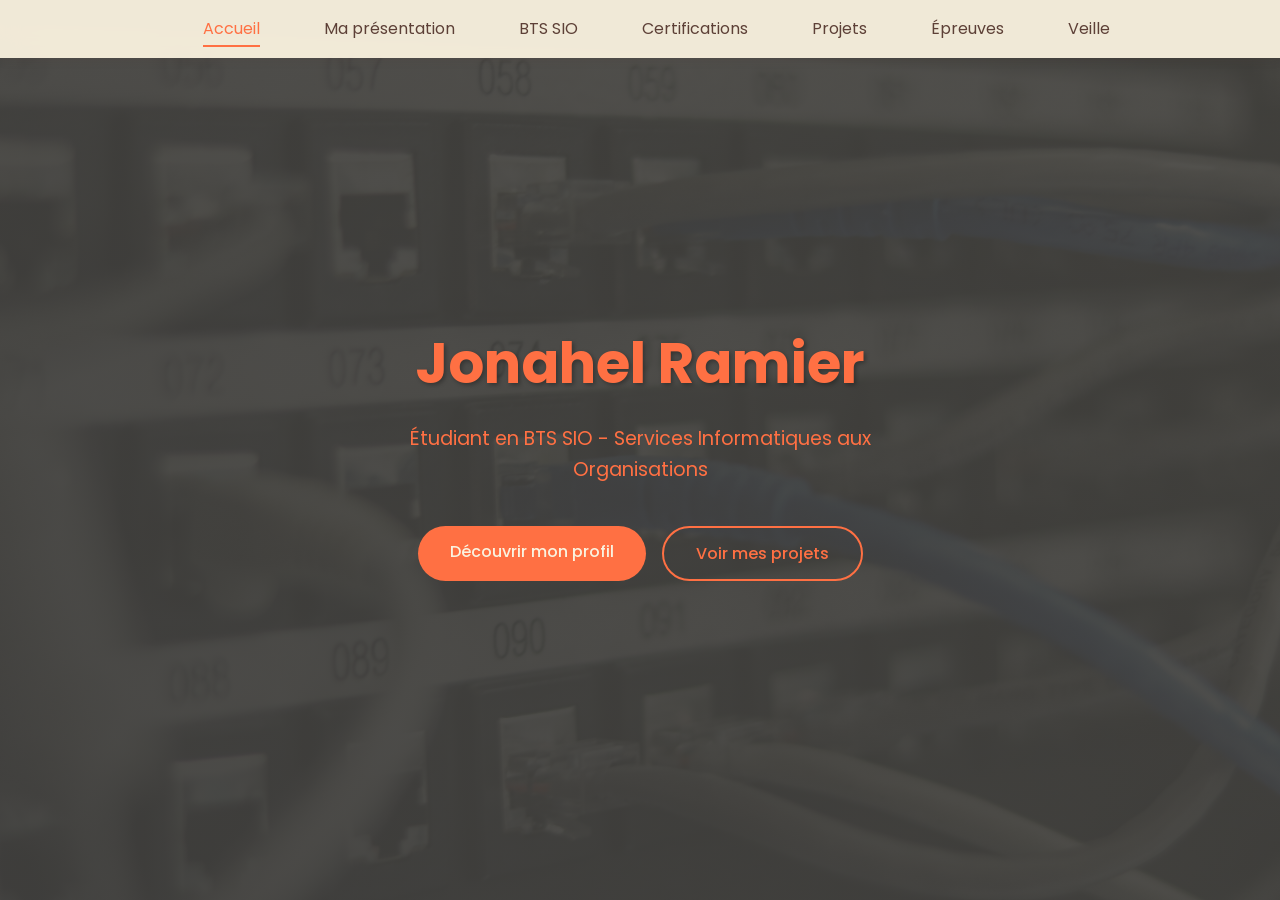
<file: index.html>
<!DOCTYPE html>
<html lang="fr">
<head>
    <meta charset="UTF-8">
    <meta name="viewport" content="width=device-width, initial-scale=1.0">
    <title>Portfolio BTS SIO</title>
    <link rel="stylesheet" href="css/style.css">
    <link rel="stylesheet" href="https://cdnjs.cloudflare.com/ajax/libs/font-awesome/6.0.0/css/all.min.css">
    <link href="https://fonts.googleapis.com/css2?family=Poppins:wght@300;400;500;600;700&display=swap" rel="stylesheet">
    <link rel="shortcut icon" href="images/logo.png" >
</head>
<body>
    <nav class="navbar">
        <div class="nav-brand"></div>
        <div class="nav-links">
            <a href="index.html" class="active">Accueil</a>
            <a href="presentation.html">Ma présentation</a>
            <a href="bts-sio.html">BTS SIO</a>
            <a href="certifications.html">Certifications</a>
            <a href="projets.html">Projets</a>
            <a href="epreuves.html">Épreuves</a>
            <a href="veille.html">Veille</a>
        </div>
        <div class="nav-toggle">
            <i class="fas fa-bars"></i>
        </div>
    </nav>

    <main>
        <section class="hero">
            <div class="hero-content">
                <h1>Jonahel Ramier</h1>
                <p class="subtitle">Étudiant en BTS SIO - Services Informatiques aux Organisations</p>
                <div class="hero-cta">
                    <a href="presentation.html" class="btn primary">Découvrir mon profil</a>
                    <a href="projets.html" class="btn secondary">Voir mes projets</a>
                </div>
            </div>
        </section>
    </main>

    <script src="js/main.js"></script>
</body>
</html>
</file>
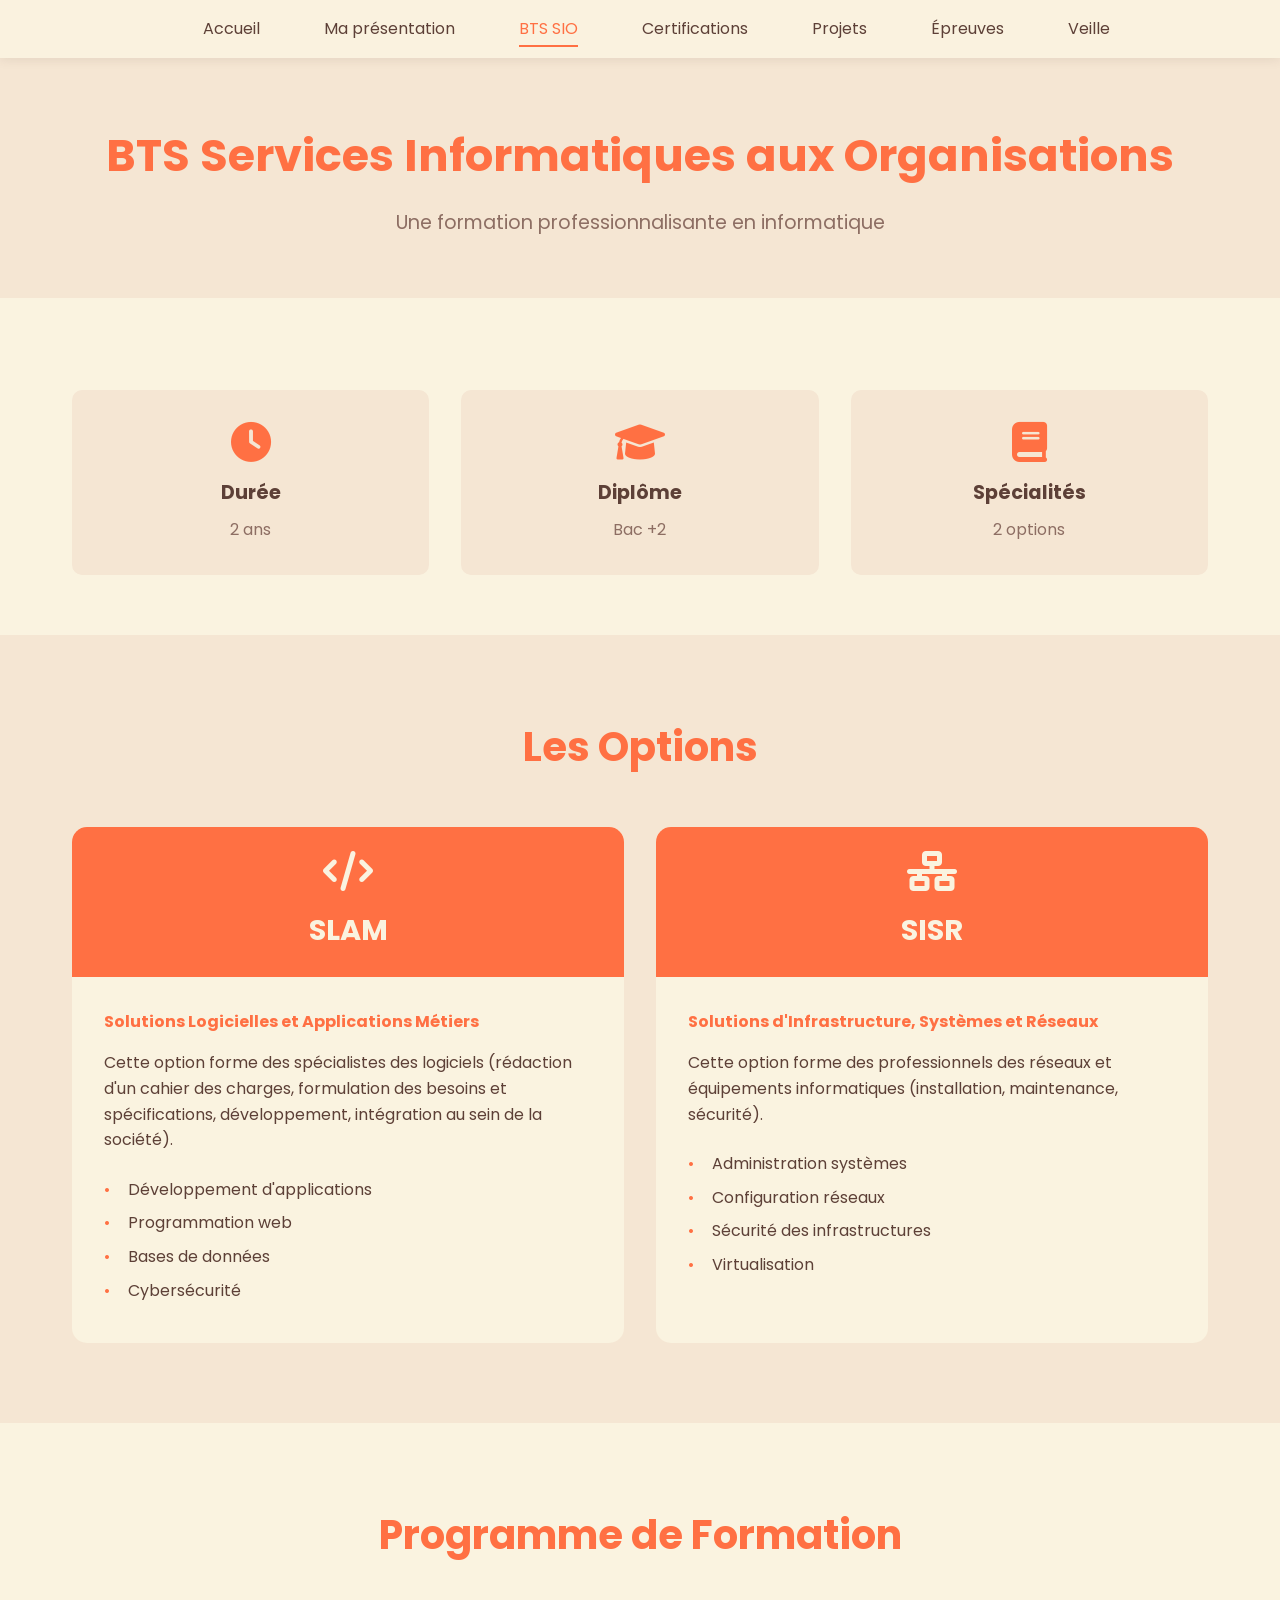
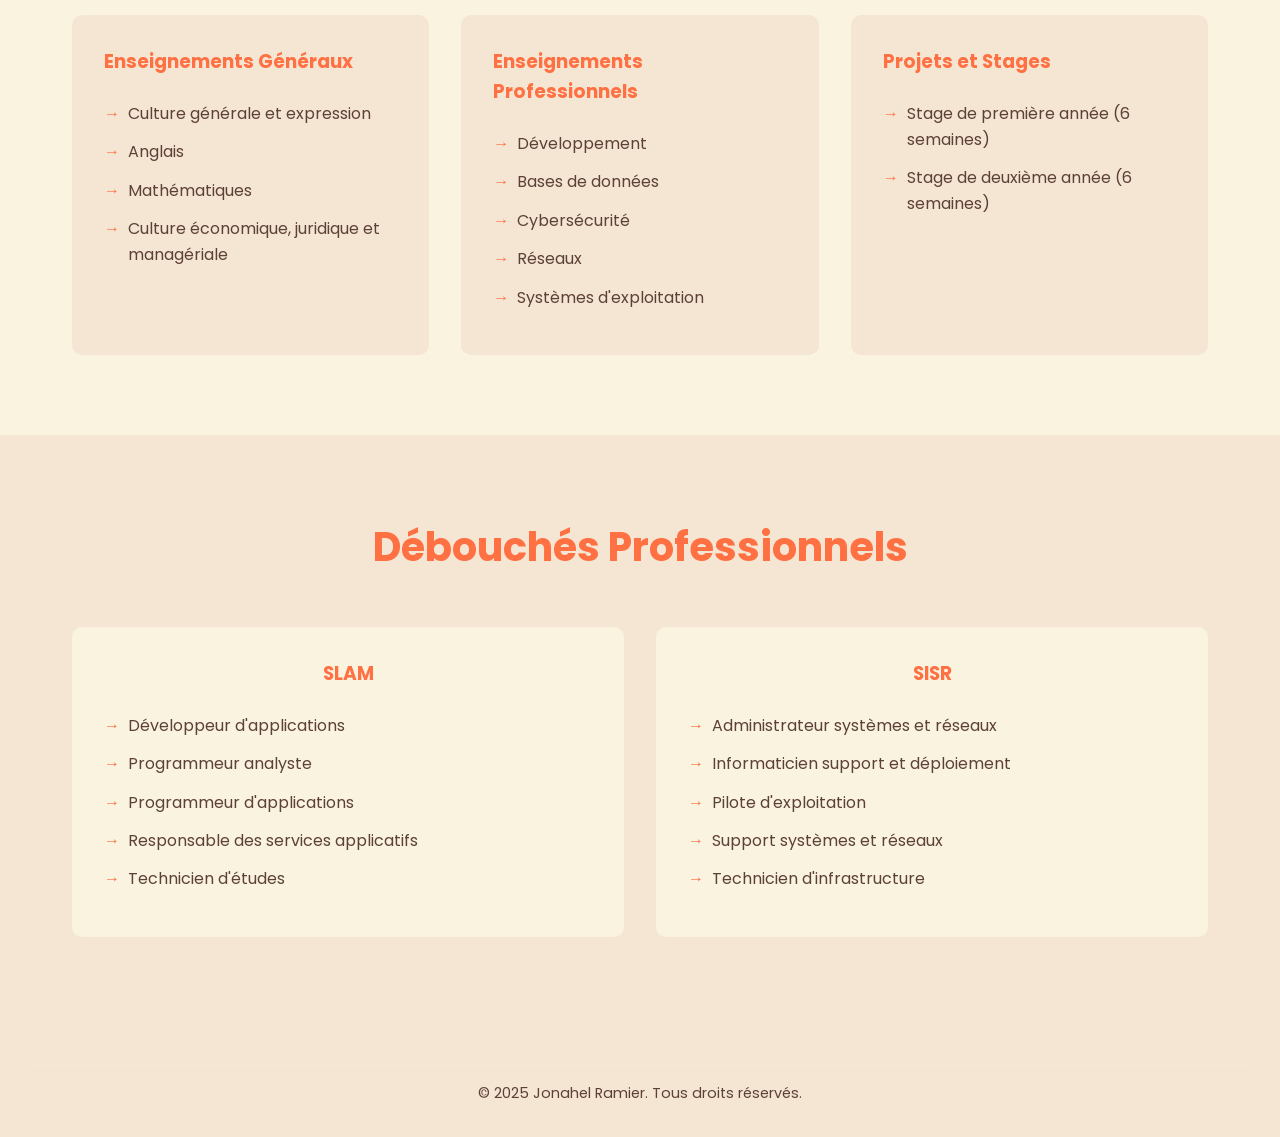
<file: bts-sio.html>
<!DOCTYPE html>
<html lang="fr">
<head>
    <meta charset="UTF-8">
    <meta name="viewport" content="width=device-width, initial-scale=1.0">
    <title>BTS SIO - Portfolio</title>
    <link rel="stylesheet" href="css/style.css">
    <link rel="shortcut icon" href="images/logo.png" >
    <link rel="stylesheet" href="https://cdnjs.cloudflare.com/ajax/libs/font-awesome/6.0.0/css/all.min.css">
    <link href="https://fonts.googleapis.com/css2?family=Poppins:wght@300;400;500;600;700&display=swap" rel="stylesheet">
</head>
<body>
    <nav class="navbar">
        <div class="nav-brand">Portfolio BTS SIO</div>
        <div class="nav-links">
            <a href="index.html">Accueil</a>
            <a href="presentation.html">Ma présentation</a>
            <a href="bts-sio.html" class="active">BTS SIO</a>
            <a href="certifications.html">Certifications</a>
            <a href="projets.html">Projets</a>
            <a href="epreuves.html">Épreuves</a>
            <a href="veille.html">Veille</a>
        </div>
        <div class="nav-toggle">
            <i class="fas fa-bars"></i>
        </div>
    </nav>

    <main>
        <section class="bts-hero">
            <div class="container">
                <h1>BTS Services Informatiques aux Organisations</h1>
                <p class="subtitle">Une formation professionnalisante en informatique</p>
            </div>
        </section>

        <section class="bts-overview">
            <div class="container">
                <div class="overview-grid">
                    <div class="overview-card">
                        <i class="fas fa-clock"></i>
                        <h3>Durée</h3>
                        <p>2 ans</p>
                    </div>
                    <div class="overview-card">
                        <i class="fas fa-graduation-cap"></i>
                        <h3>Diplôme</h3>
                        <p>Bac +2</p>
                    </div>
                    <div class="overview-card">
                        <i class="fas fa-book"></i>
                        <h3>Spécialités</h3>
                        <p>2 options</p>
                    </div>
                </div>
            </div>
        </section>

        <section class="bts-options">
            <div class="container">
                <h2>Les Options</h2>
                <div class="options-grid">
                    <div class="option-card slam">
                        <div class="option-header">
                            <i class="fas fa-code"></i>
                            <h3>SLAM</h3>
                        </div>
                        <div class="option-content">
                            <h4>Solutions Logicielles et Applications Métiers</h4>
                            <p>Cette option forme des spécialistes des logiciels (rédaction d'un cahier des charges, formulation des besoins et spécifications, développement, intégration au sein de la société).</p>
                            <ul class="option-skills">
                                <li>Développement d'applications</li>
                                <li>Programmation web</li>
                                <li>Bases de données</li>
                                <li>Cybersécurité</li>
                            </ul>
                        </div>
                    </div>
                    <div class="option-card sisr">
                        <div class="option-header">
                            <i class="fas fa-network-wired"></i>
                            <h3>SISR</h3>
                        </div>
                        <div class="option-content">
                            <h4>Solutions d'Infrastructure, Systèmes et Réseaux</h4>
                            <p>Cette option forme des professionnels des réseaux et équipements informatiques (installation, maintenance, sécurité).</p>
                            <ul class="option-skills">
                                <li>Administration systèmes</li>
                                <li>Configuration réseaux</li>
                                <li>Sécurité des infrastructures</li>
                                <li>Virtualisation</li>
                            </ul>
                        </div>
                    </div>
                </div>
            </div>
        </section>

        <section class="bts-program">
            <div class="container">
                <h2>Programme de Formation</h2>
                <div class="program-grid">
                    <div class="program-card">
                        <h3>Enseignements Généraux</h3>
                        <ul>
                            <li>Culture générale et expression</li>
                            <li>Anglais</li>
                            <li>Mathématiques</li>
                            <li>Culture économique, juridique et managériale</li>
                        </ul>
                    </div>
                    <div class="program-card">
                        <h3>Enseignements Professionnels</h3>
                        <ul>
                            <li>Développement</li>
                            <li>Bases de données</li>
                            <li>Cybersécurité</li>
                            <li>Réseaux</li>
                            <li>Systèmes d'exploitation</li>
                        </ul>
                    </div>
                    <div class="program-card">
                        <h3>Projets et Stages</h3>
                        <ul>
                            <li>Stage de première année (6 semaines)</li>
                            <li>Stage de deuxième année (6 semaines)</li>
                        </ul>
                    </div>
                </div>
            </div>
        </section>

        <section class="bts-debouches">
            <div class="container">
                <h2>Débouchés Professionnels</h2>
                <div class="debouches-grid">
                    <div class="debouche-card">
                        <h3>SLAM</h3>
                        <ul>
                            <li>Développeur d'applications</li>
                            <li>Programmeur analyste</li>
                            <li>Programmeur d'applications</li>
                            <li>Responsable des services applicatifs</li>
                            <li>Technicien d'études</li>
                        </ul>
                    </div>
                    <div class="debouche-card">
                        <h3>SISR</h3>
                        <ul>
                            <li>Administrateur systèmes et réseaux</li>
                            <li>Informaticien support et déploiement</li>
                            <li>Pilote d'exploitation</li>
                            <li>Support systèmes et réseaux</li>
                            <li>Technicien d'infrastructure</li>
                        </ul>
                    </div>
                </div>
            </div>
        </section>
    </main>

    <footer>
        <div class="footer-bottom">
            <p>&copy; 2025 Jonahel Ramier. Tous droits réservés.</p>
        </div>
    </footer>

    <script src="js/main.js"></script>
</body>
</html>
</file>
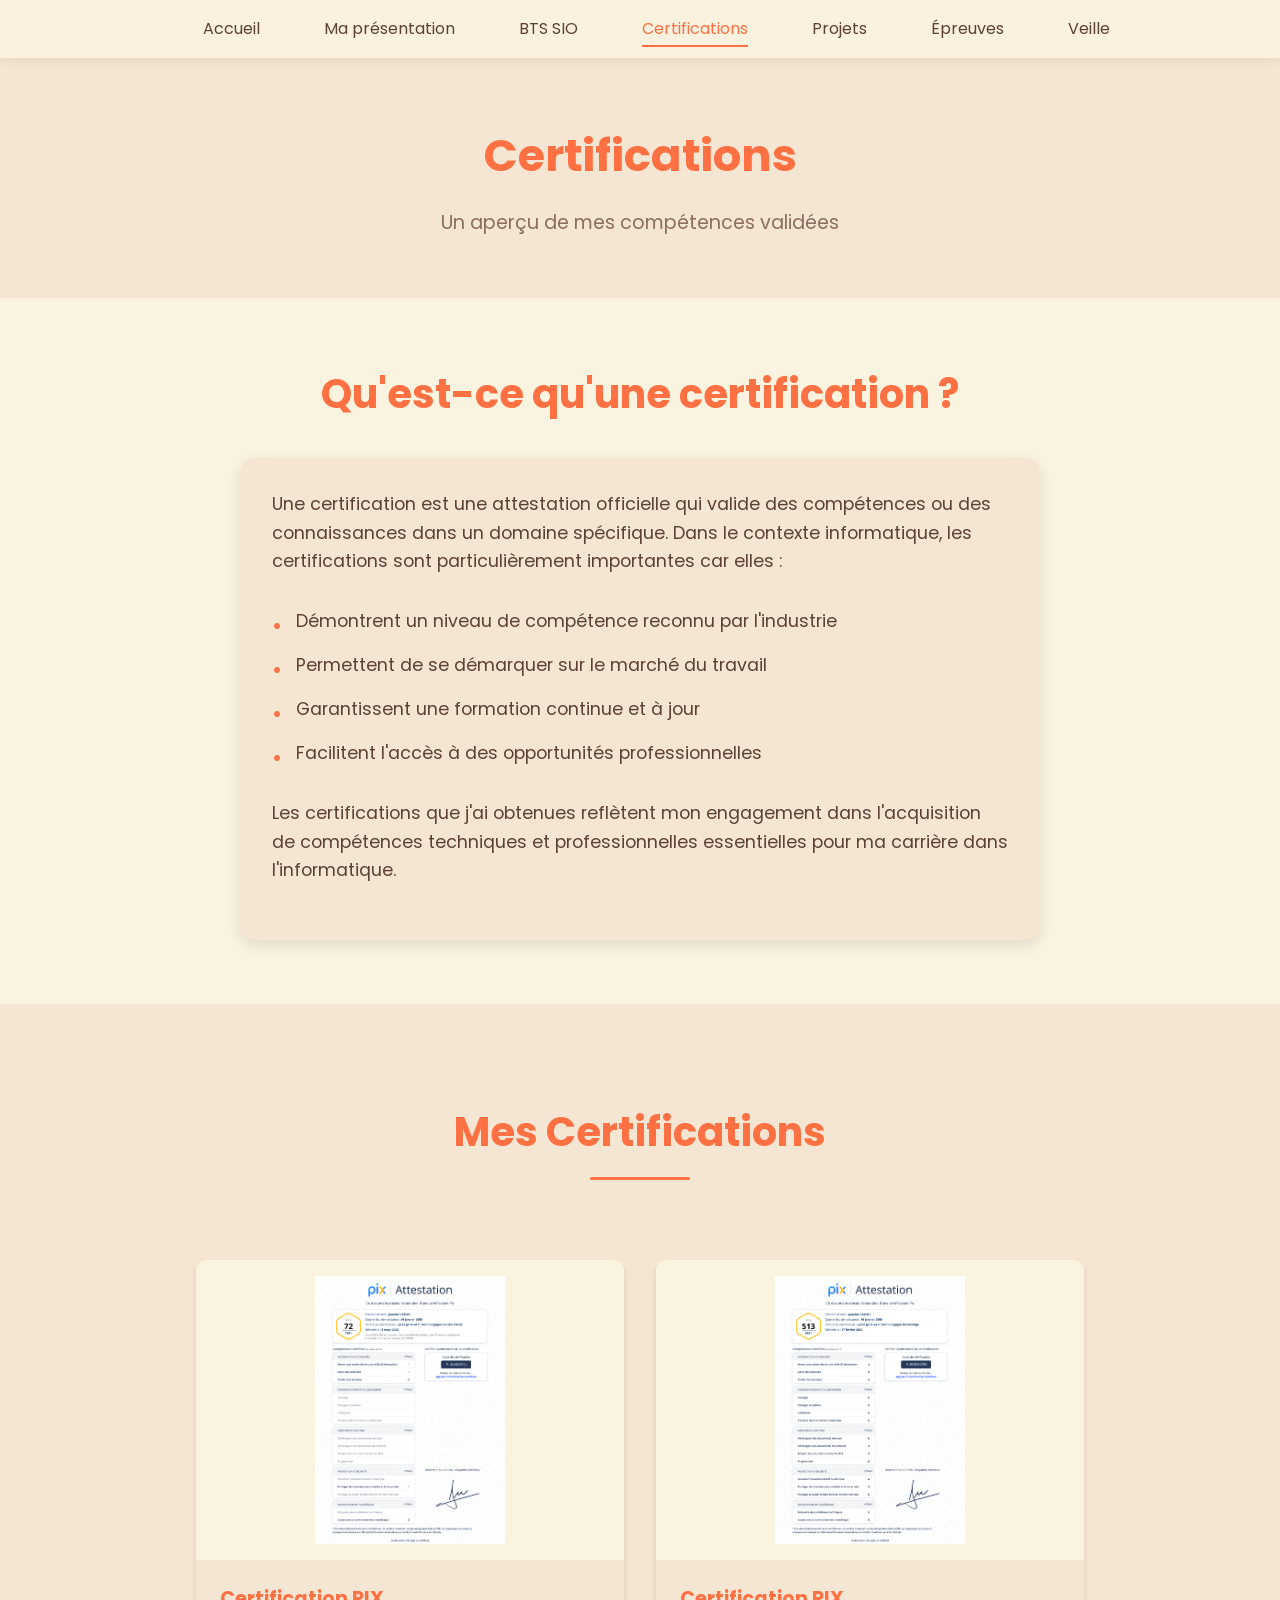
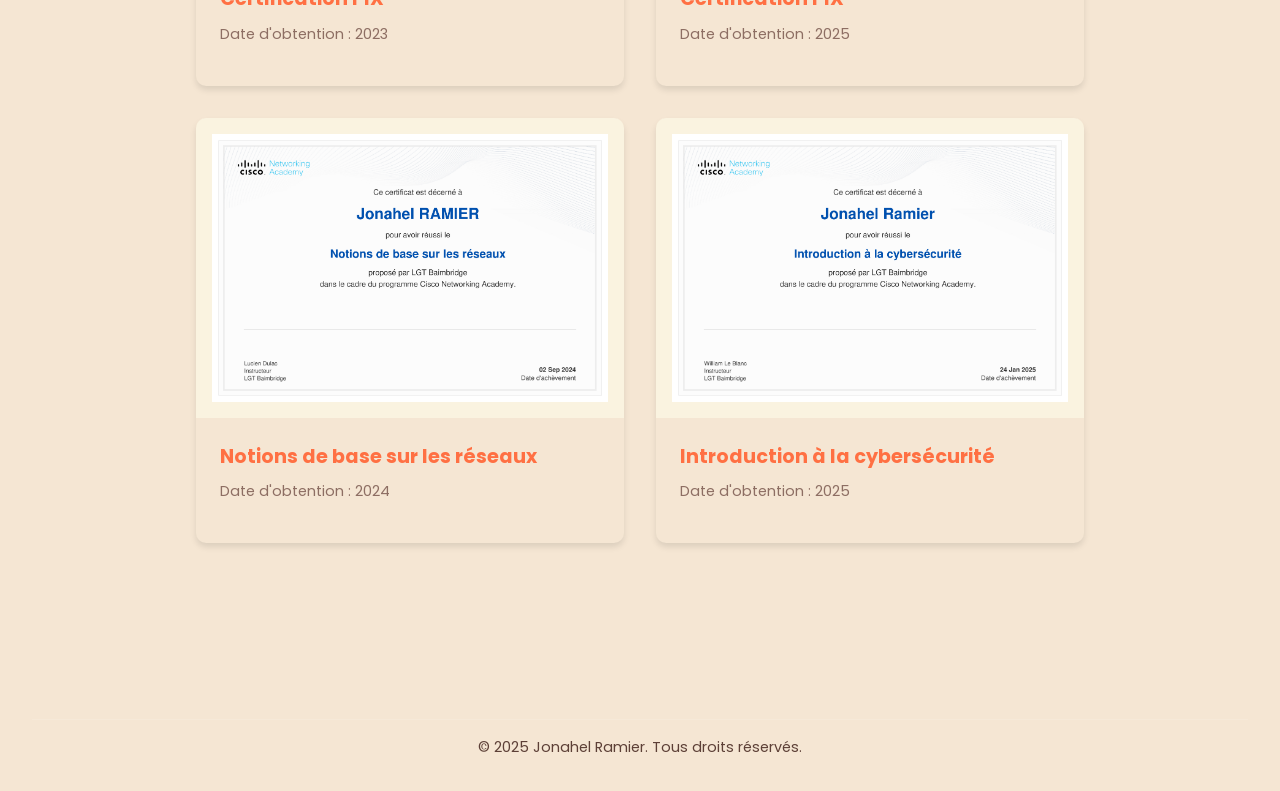
<file: certifications.html>
<!DOCTYPE html>
<html lang="fr">
<head>
    <meta charset="UTF-8">
    <meta name="viewport" content="width=device-width, initial-scale=1.0">
    <title>Certifications - Portfolio BTS SIO</title>
    <link rel="stylesheet" href="css/style.css">
    <link rel="stylesheet" href="https://cdnjs.cloudflare.com/ajax/libs/font-awesome/6.0.0/css/all.min.css">
    <link href="https://fonts.googleapis.com/css2?family=Poppins:wght@300;400;500;600;700&display=swap" rel="stylesheet">
    <link rel="shortcut icon" href="images/logo.png" >
</head>
<body>
    <nav class="navbar">
        <div class="nav-brand">Portfolio BTS SIO</div>
        <div class="nav-links">
            <a href="index.html">Accueil</a>
            <a href="presentation.html">Ma présentation</a>
            <a href="bts-sio.html">BTS SIO</a>
            <a href="certifications.html" class="active">Certifications</a>
            <a href="projets.html">Projets</a>
            <a href="epreuves.html">Épreuves</a>
            <a href="veille.html">Veille</a>
        </div>
        <div class="nav-toggle">
            <i class="fas fa-bars"></i>
        </div>
    </nav>

    <main>
        <section class="certifications-hero">
            <div class="container">
                <h1>Certifications</h1>
                <p class="subtitle">Un aperçu de mes compétences validées</p>
            </div>
        </section>

        <section class="certification-intro">
            <div class="container">
                <h2>Qu'est-ce qu'une certification ?</h2>
                <div class="intro-content">
                    <p>Une certification est une attestation officielle qui valide des compétences ou des connaissances dans un domaine spécifique. Dans le contexte informatique, les certifications sont particulièrement importantes car elles :</p>
                    <ul>
                        <li>Démontrent un niveau de compétence reconnu par l'industrie</li>
                        <li>Permettent de se démarquer sur le marché du travail</li>
                        <li>Garantissent une formation continue et à jour</li>
                        <li>Facilitent l'accès à des opportunités professionnelles</li>
                    </ul>
                    <p>Les certifications que j'ai obtenues reflètent mon engagement dans l'acquisition de compétences techniques et professionnelles essentielles pour ma carrière dans l'informatique.</p>
                </div>
            </div>
        </section>

        <section class="certifications-grid">
            <div class="container">
                <h2>Mes Certifications</h2>
                <div class="certification-cards">
                    <div class="certification-card">
                        <div class="certification-image">
                            <img src="images/certification1.jpg" alt="Certification 1">
                        </div>
                        <div class="certification-content">
                            <h3>Certification PIX</h3>
                            <p class="certification-date">Date d'obtention : 2023</p>
                        </div>
                    </div>

                    <div class="certification-card">
                        <div class="certification-image">
                            <img src="images/certification2.jpg" alt="Certification 2">
                        </div>
                        <div class="certification-content">
                            <h3>Certification PIX</h3>
                            <p class="certification-date">Date d'obtention : 2025</p>
                        </div>
                    </div>

                    <div class="certification-card">
                        <div class="certification-image">
                            <img src="images/certification3.jpg" alt="Certification 3">
                        </div>
                        <div class="certification-content">
                            <h3>Notions de base sur les réseaux</h3>
                            <p class="certification-date">Date d'obtention : 2024</p>
                        </div>
                    </div>

                    <div class="certification-card">
                        <div class="certification-image">
                            <img src="images/certification4.jpg" alt="Certification 4">
                        </div>
                        <div class="certification-content">
                            <h3>Introduction à la cybersécurité</h3>
                            <p class="certification-date">Date d'obtention : 2025</p>
                        </div>
                    </div>
                </div>
            </div>
        </section>
    </main>

    <footer>
        <div class="footer-bottom">
            <p>&copy; 2025 Jonahel Ramier. Tous droits réservés.</p>
        </div>
    </footer>

    <!-- Modal pour les images -->
    <div id="imageModal" class="modal">
        <span class="close-modal">&times;</span>
        <img class="modal-content" id="modalImage">
    </div>

    <script src="js/main.js"></script>
</body>
</html>
</file>
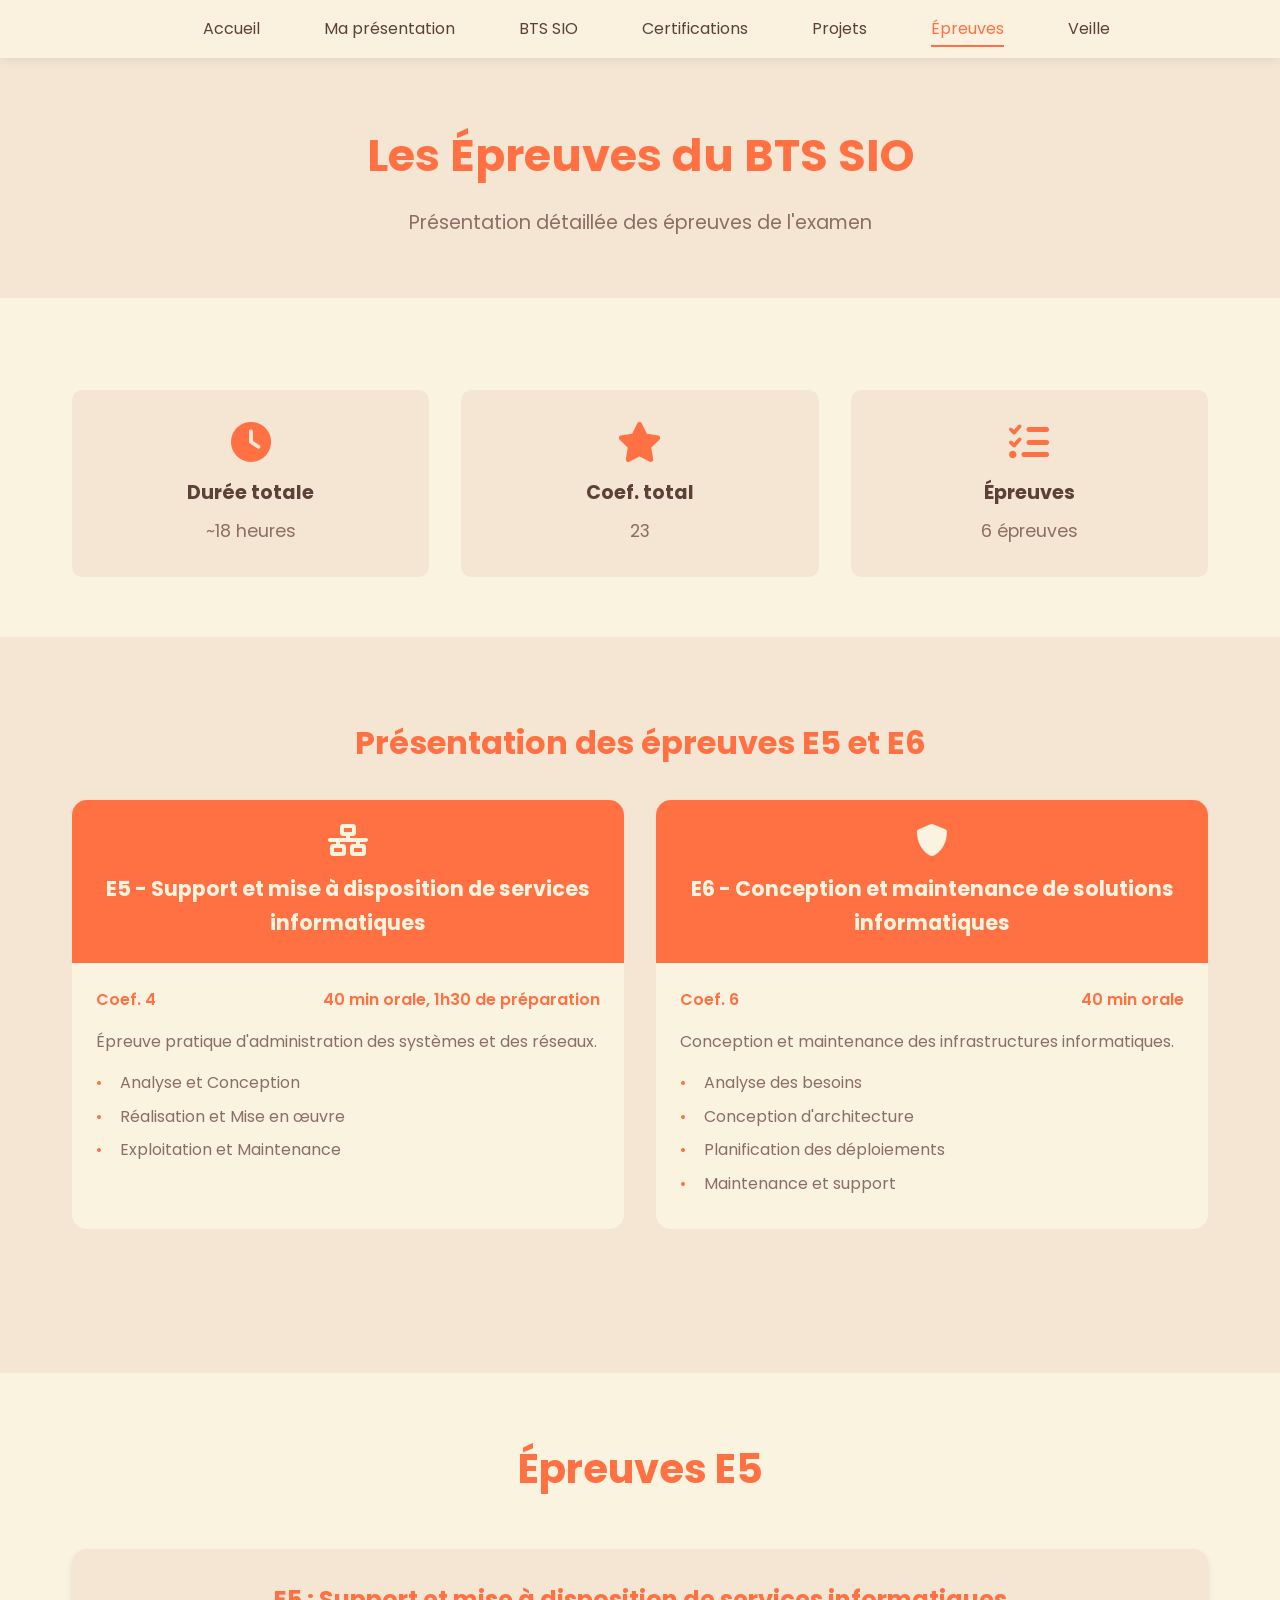
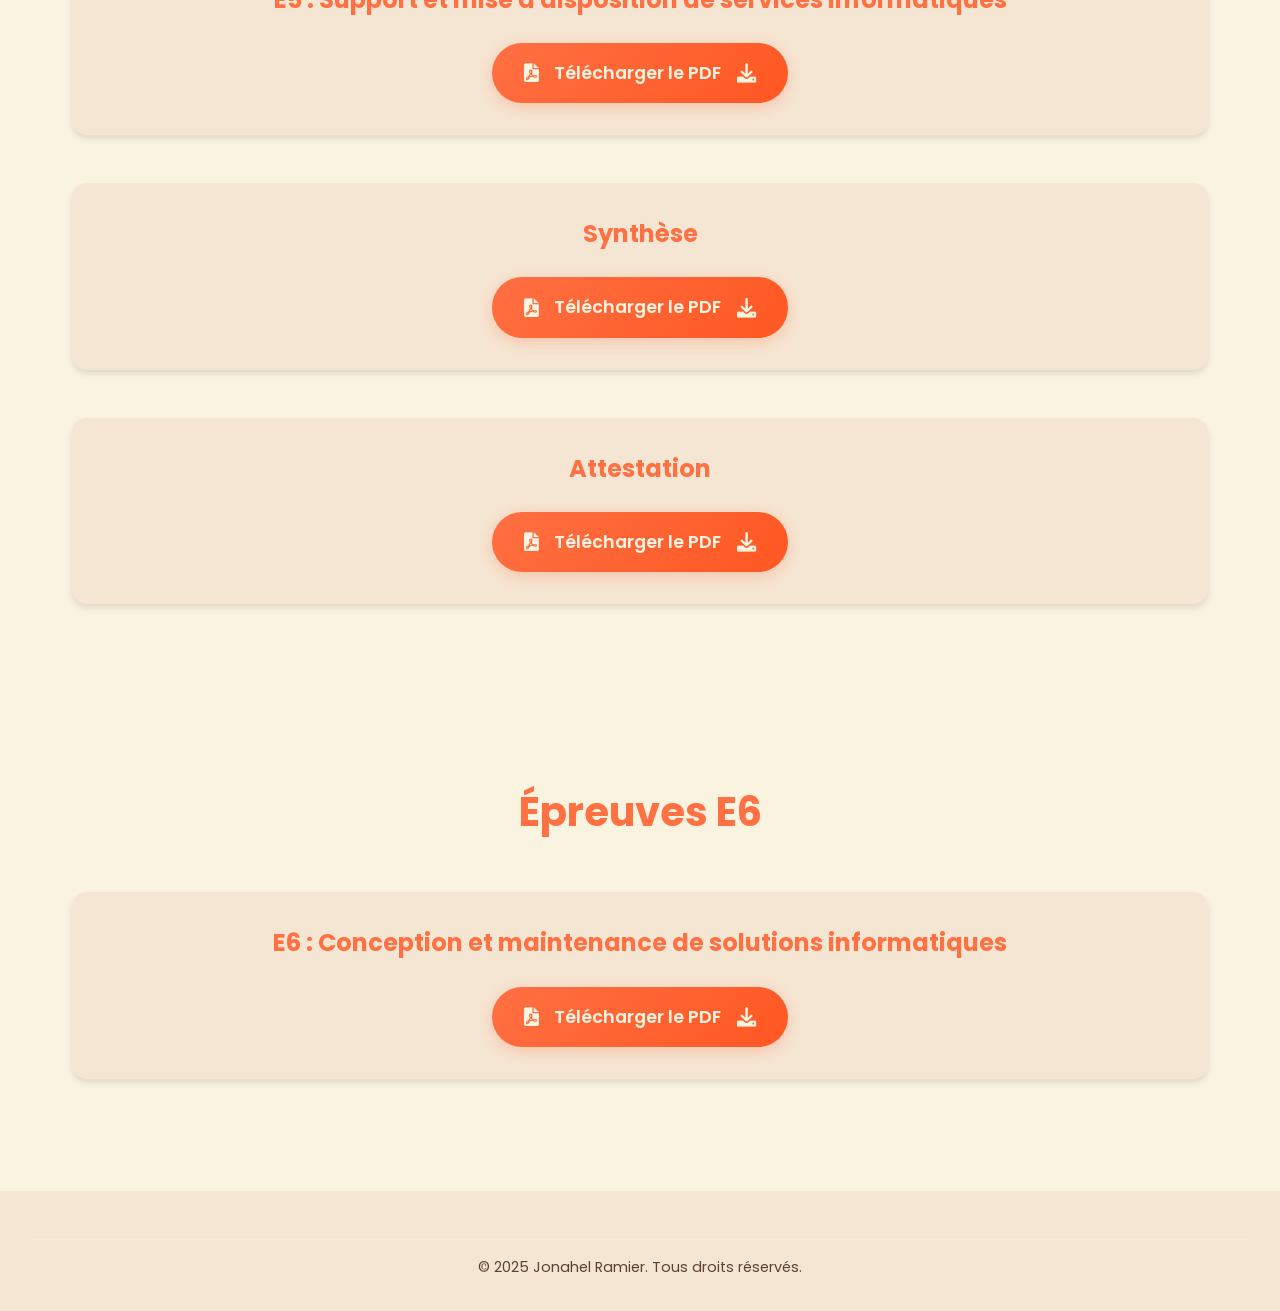
<file: epreuves.html>
<!DOCTYPE html>
<html lang="fr">
<head>
    <meta charset="UTF-8">
    <meta name="viewport" content="width=device-width, initial-scale=1.0">
    <title>Épreuves BTS SIO - Portfolio</title>
    <link rel="stylesheet" href="css/style.css">
    <link rel="stylesheet" href="https://cdnjs.cloudflare.com/ajax/libs/font-awesome/6.0.0/css/all.min.css">
    <link href="https://fonts.googleapis.com/css2?family=Poppins:wght@300;400;500;600;700&display=swap" rel="stylesheet">
    <link rel="shortcut icon" href="images/logo.png" >
<body>
    <nav class="navbar">
        <div class="nav-brand">Portfolio BTS SIO</div>
        <div class="nav-links">
            <a href="index.html">Accueil</a>
            <a href="presentation.html">Ma présentation</a>
            <a href="bts-sio.html">BTS SIO</a>
            <a href="certifications.html">Certifications</a>
            <a href="projets.html">Projets</a>
            <a href="epreuves.html" class="active">Épreuves</a>
            <a href="veille.html">Veille</a>
        </div>
        <div class="nav-toggle">
            <i class="fas fa-bars"></i>
        </div>
    </nav>

    <main>
        <section class="epreuves-hero">
            <div class="container">
                <h1>Les Épreuves du BTS SIO</h1>
                <p class="subtitle">Présentation détaillée des épreuves de l'examen</p>
            </div>
        </section>

        <section class="epreuves-overview">
            <div class="container">
                <div class="overview-grid">
                    <div class="overview-card">
                        <i class="fas fa-clock"></i>
                        <h3>Durée totale</h3>
                        <p>~18 heures</p>
                    </div>
                    <div class="overview-card">
                        <i class="fas fa-star"></i>
                        <h3>Coef. total</h3>
                        <p>23</p>
                    </div>
                    <div class="overview-card">
                        <i class="fas fa-tasks"></i>
                        <h3>Épreuves</h3>
                        <p>6 épreuves</p>
                    </div>
                </div>
            </div>
        </section>

        <section class="epreuves-details">
            <div class="container">
                <div class="epreuve-category">
                    <h2 style="color: #FF7043;">Présentation des épreuves E5 et E6</h2>
                    <div class="epreuve-cards">
                        <div class="epreuve-card">
                            <div class="epreuve-header">
                                <i class="fas fa-network-wired"></i>
                                <h3>E5 - Support et mise à disposition de services informatiques</h3>
                            </div>
                            <div class="epreuve-content">
                                <div class="epreuve-info">
                                    <span class="coefficient">Coef. 4</span>
                                    <span class="duration">40 min orale, 1h30 de préparation</span>
                                </div>
                                <p>Épreuve pratique d'administration des systèmes et des réseaux.</p>
                                <ul>
                                    <li>Analyse et Conception</li>
                                    <li>Réalisation et Mise en œuvre</li>
                                    <li>Exploitation et Maintenance</li>
                                </ul>
                            </div>
                        </div>

                        <div class="epreuve-card">
                            <div class="epreuve-header">
                                <i class="fas fa-shield-alt"></i>
                                <h3>E6 - Conception et maintenance de solutions informatiques</h3>
                            </div>
                            <div class="epreuve-content">
                                <div class="epreuve-info">
                                    <span class="coefficient">Coef. 6</span>
                                    <span class="duration">40 min orale</span>
                                </div>
                                <p>Conception et maintenance des infrastructures informatiques.</p>
                                <ul>
                                    <li>Analyse des besoins</li>
                                    <li>Conception d'architecture</li>
                                    <li>Planification des déploiements</li>
                                    <li>Maintenance et support</li>
                                </ul>
                            </div>
                        </div>
                    </div>
                </div>
            </div>
        </section>

        <section class="epreuves-download">
            <div class="container">
                <h2>Épreuves E5</h2>
                <div class="download-section">
                    <h3>E5 : Support et mise à disposition de services informatiques</h3>
                    <div class="download-container">
                        <a href="Documents/E5.pdf" class="download-btn" target="_blank">
                            <i class="fas fa-file-pdf"></i>
                            <span>Télécharger le PDF</span>
                            <i class="fas fa-download"></i>
                        </a>
                    </div>
                </div>
                <div class="download-section">
                    <h3>Synthèse</h3>
                    <div class="download-container">
                        <a href="Documents/Synthese.pdf" class="download-btn" target="_blank">
                            <i class="fas fa-file-pdf"></i>
                            <span>Télécharger le PDF</span>
                            <i class="fas fa-download"></i>
                        </a>
                    </div>
                </div>
                <div class="download-section">
                    <h3>Attestation</h3>
                    <div class="download-container">
                        <a href="Documents/attestation.pdf" class="download-btn" target="_blank">
                            <i class="fas fa-file-pdf"></i>
                            <span>Télécharger le PDF</span>
                            <i class="fas fa-download"></i>
                        </a>
                    </div>
                </div>
            </div>
        </section>

        <section class="epreuves-download">
            <div class="container">
                <h2>Épreuves E6</h2>
                <div class="download-section">
                    <h3>E6 : Conception et maintenance de solutions informatiques</h3>
                    <div class="download-container">
                        <a href="Documents/E6.pdf" class="download-btn" target="_blank">
                            <i class="fas fa-file-pdf"></i>
                            <span>Télécharger le PDF</span>
                            <i class="fas fa-download"></i>
                        </a>
                    </div>
                </div>
            </div>
        </section>
    </main>

    <footer>
        <div class="footer-bottom">
            <p>&copy; 2025 Jonahel Ramier. Tous droits réservés.</p>
        </div>
    </footer>

    <script src="js/main.js"></script>
    <script src="js/epreuves.js"></script>
</body>
</html>
</file>
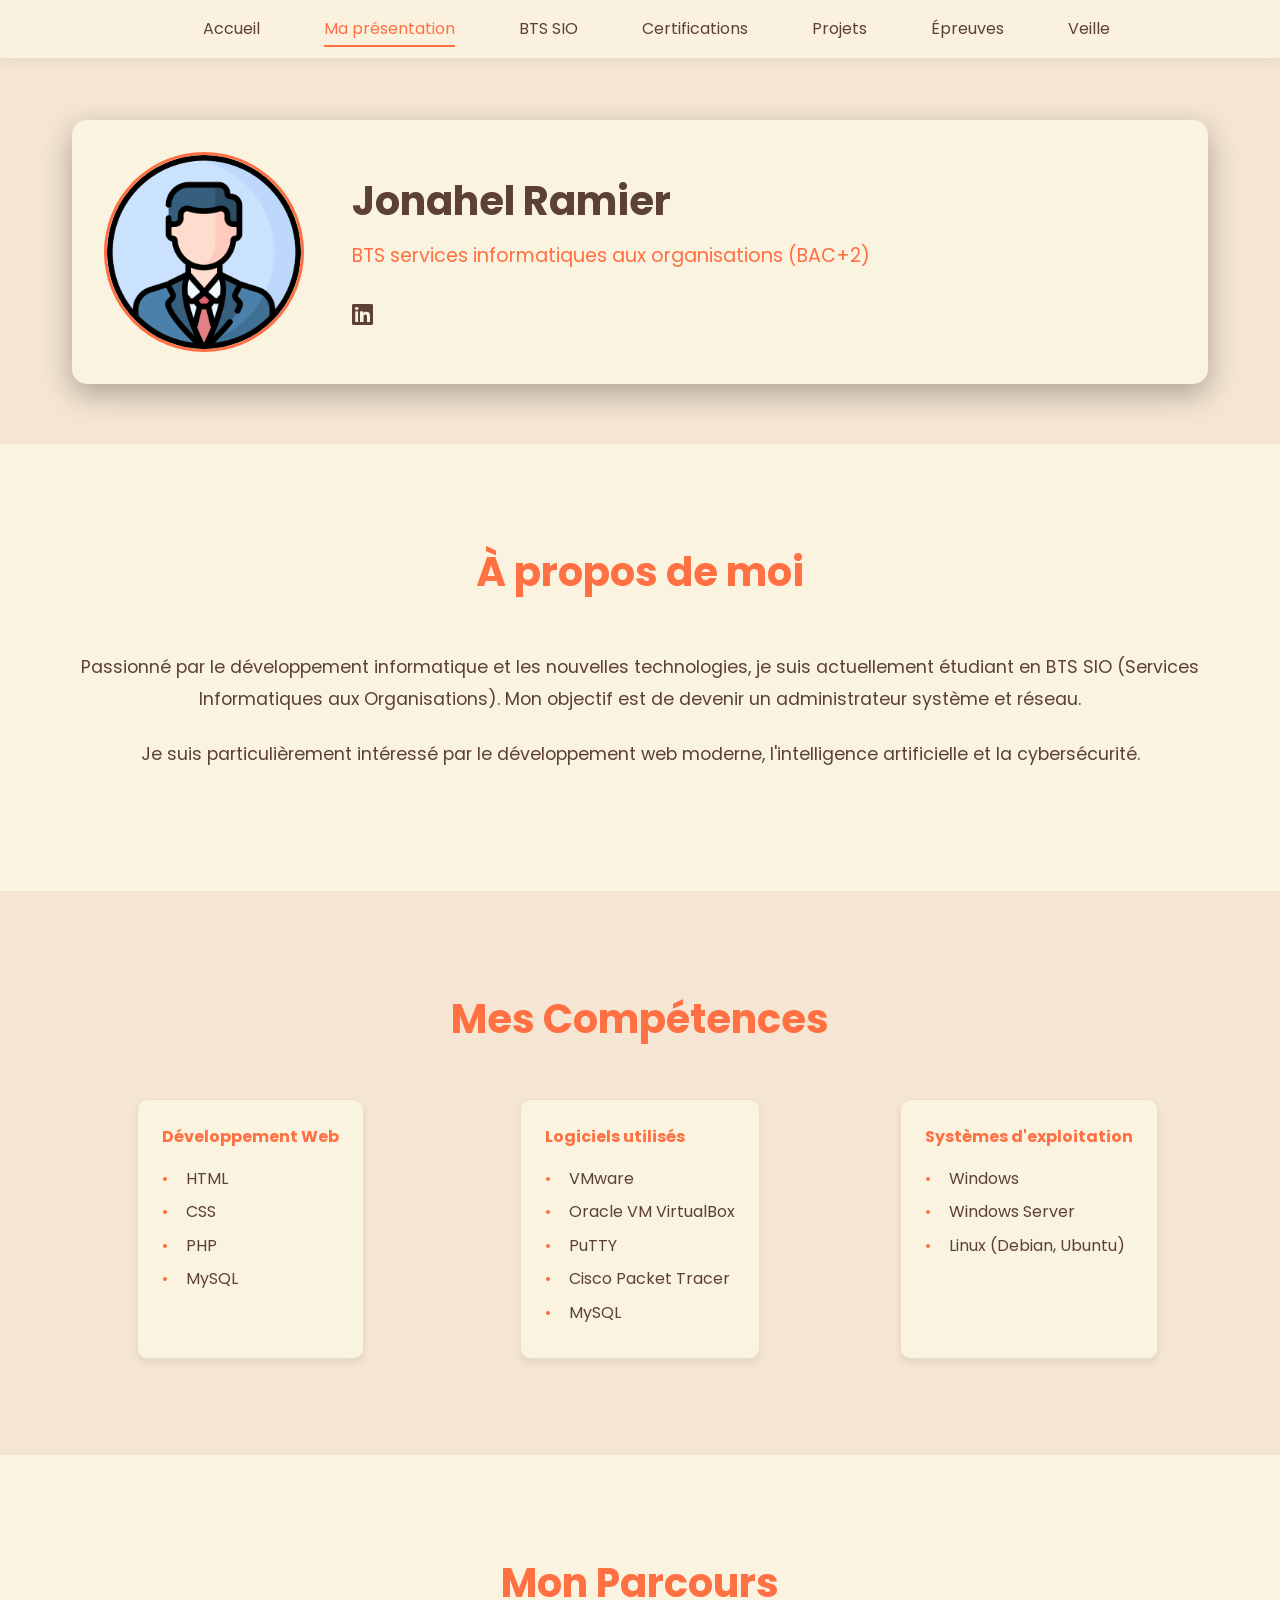
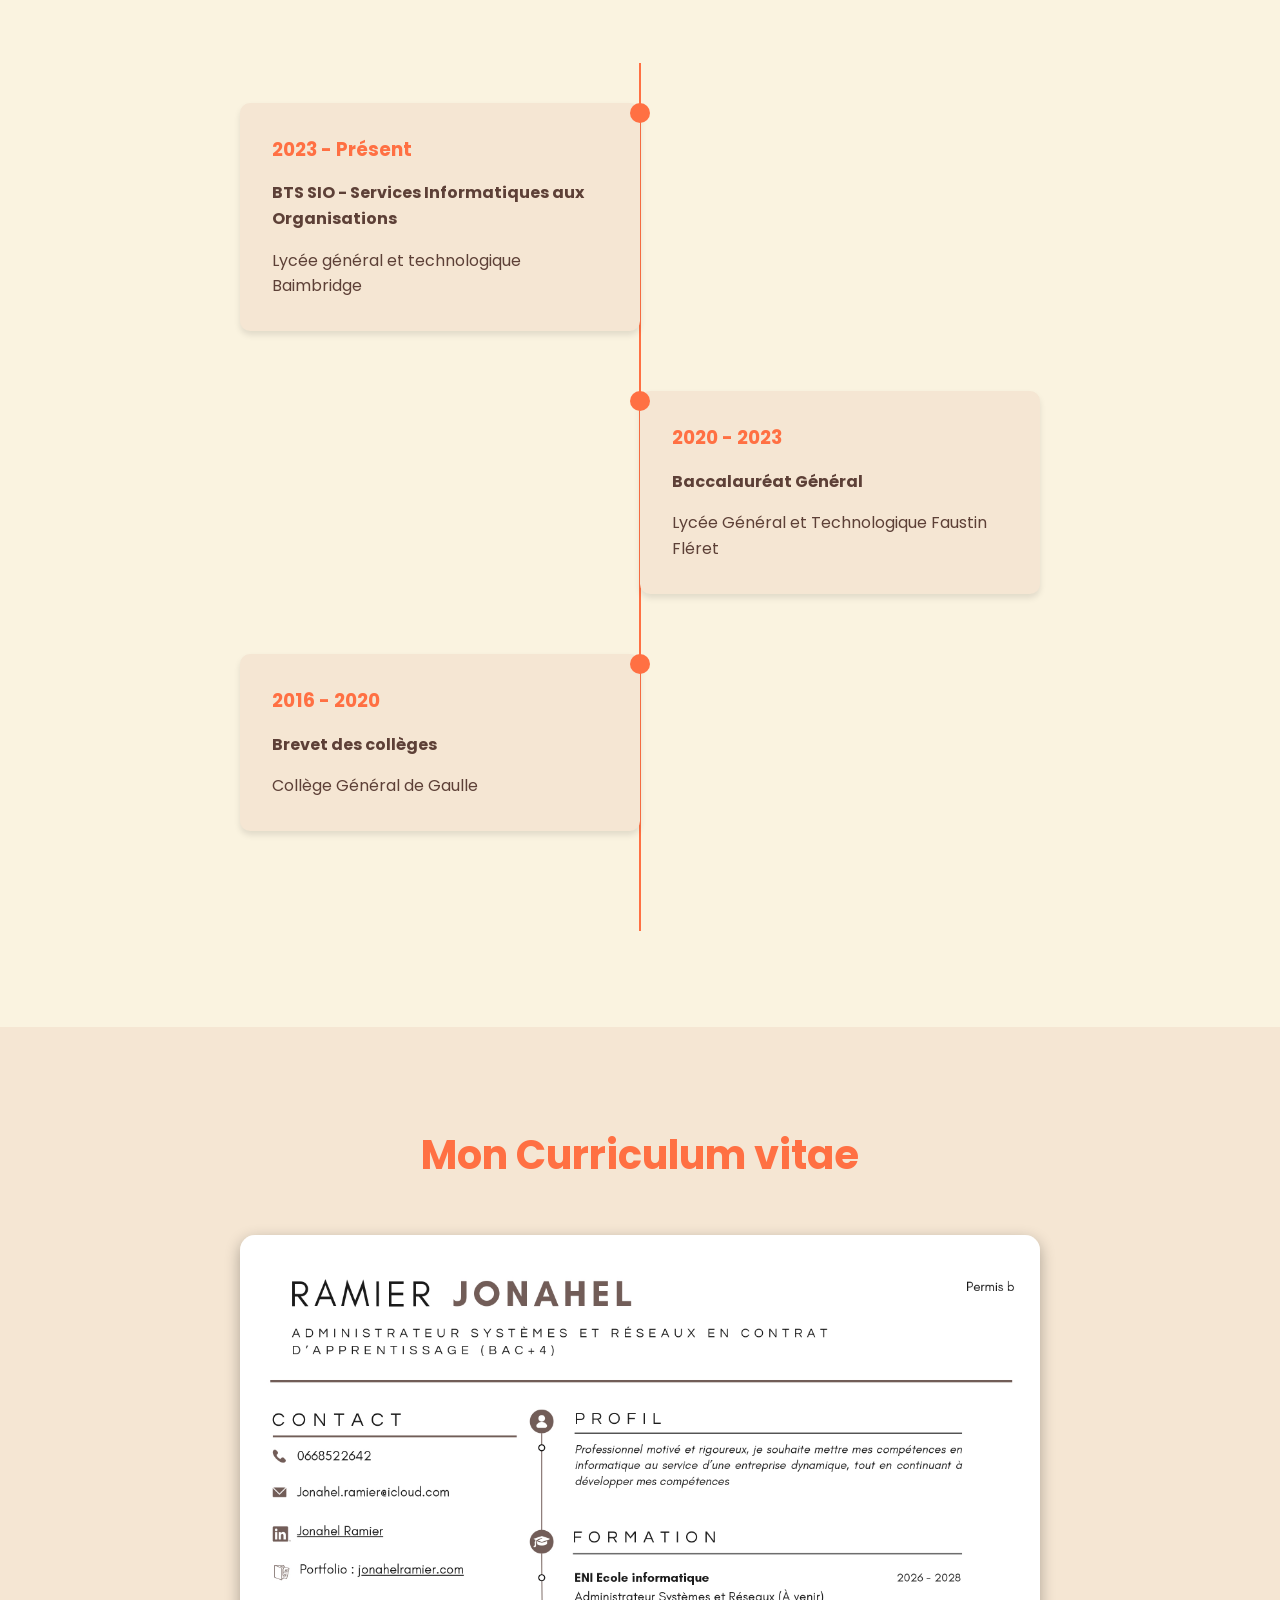
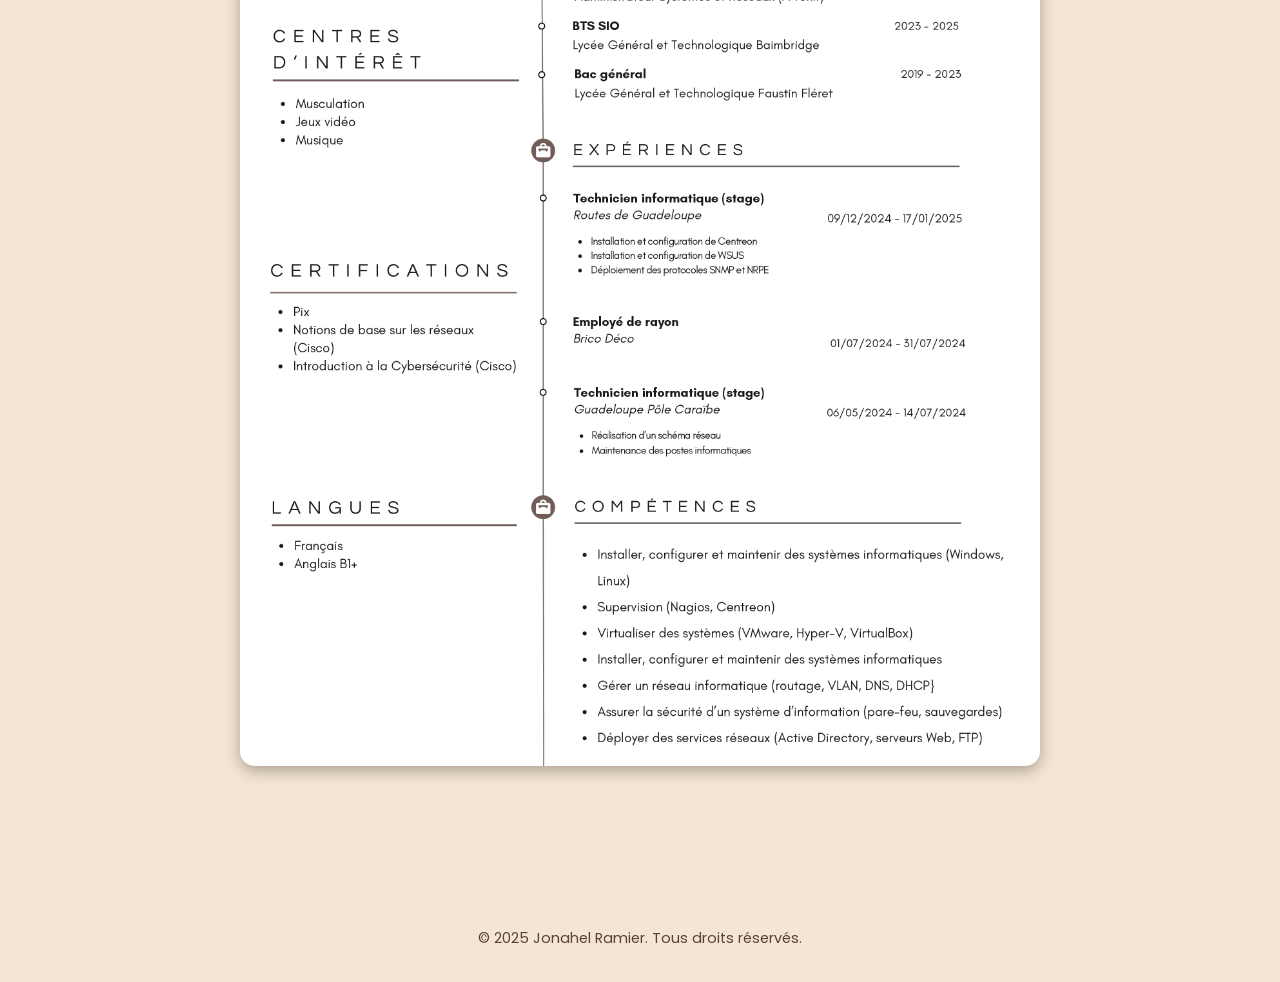
<file: presentation.html>
<!DOCTYPE html>
<html lang="fr">
<head>
    <meta charset="UTF-8">
    <meta name="viewport" content="width=device-width, initial-scale=1.0">
    <title>Ma Présentation - Portfolio BTS SIO</title>
    <link rel="stylesheet" href="css/style.css">
    <link rel="stylesheet" href="https://cdnjs.cloudflare.com/ajax/libs/font-awesome/6.0.0/css/all.min.css">
    <link href="https://fonts.googleapis.com/css2?family=Poppins:wght@300;400;500;600;700&display=swap" rel="stylesheet">
    <link rel="shortcut icon" href="images/logo.png" >
</head>
<body>
    <nav class="navbar">
        <div class="nav-brand">Portfolio BTS SIO</div>
        <div class="nav-links">
            <a href="index.html">Accueil</a>
            <a href="presentation.html" class="active">Ma présentation</a>
            <a href="bts-sio.html">BTS SIO</a>
            <a href="certifications.html">Certifications</a>
            <a href="projets.html">Projets</a>
            <a href="epreuves.html">Épreuves</a>
            <a href="veille.html">Veille</a>
        </div>
        <div class="nav-toggle">
            <i class="fas fa-bars"></i>
        </div>
    </nav>

    <main>
        <section class="presentation-hero">
            <div class="container">
                <div class="profile-card">
                    <div class="profile-image">
                        <img src="images/profile.png" alt="Photo de Jonahel Ramier">
                    </div>
                    <div class="profile-info">
                        <h1>Jonahel Ramier</h1>
                        <p class="title">BTS services informatiques
                            aux organisations (BAC+2) </p>
                        <div class="social-links">
                            <a href="https://www.linkedin.com/in/jonahel-ramier-4262a12ab/" class="social-link" target="_blank"><i class="fab fa-linkedin"></i></a>
                        </div>
                    </div>
                </div>
            </div>
        </section>

        <section class="about-section">
            <div class="container">
                <h2>À propos de moi</h2>
                <div class="about-content">
                    <div class="about-text">
                        <p>Passionné par le développement informatique et les nouvelles technologies, je suis actuellement étudiant en BTS SIO (Services Informatiques aux Organisations). Mon objectif est de devenir un administrateur système et réseau.</p>
                        <p>Je suis particulièrement intéressé par le développement web moderne, l'intelligence artificielle et la cybersécurité.</p>
                    </div>
                </div>
            </div>
        </section>

        <section class="skills-section">
            <h2 class="section-title white-title">Mes Compétences</h2>
            <div class="container">
                <div class="skills-grid">
                    <div class="skill-category">
                        <h4>Développement Web</h4>
                        <ul>
                            <li>HTML</li>
                            <li>CSS</li>
                            <li>PHP</li>
                            <li>MySQL</li>
                        </ul>
                    </div>
                    <div class="skill-category">
                        <h4>Logiciels utilisés</h4>
                        <ul>
                            <li>VMware</li>
                            <li>Oracle VM VirtualBox</li>
                            <li>PuTTY</li>
                            <li>Cisco Packet Tracer</li>
                            <li>MySQL</li>
                        </ul>
                    </div>
                    <div class="skill-category">
                        <h4>Systèmes d'exploitation</h4>
                        <ul>
                            <li>Windows</li>
                            <li>Windows Server</li>
                            <li>Linux (Debian, Ubuntu)</li>
                        </ul>
                    </div>
                </div>
            </div>
        </section>

        <section class="parcours-section">
            <div class="container">
                <h2>Mon Parcours</h2>
                <div class="timeline">
                    <div class="timeline-item">
                        <div class="timeline-dot"></div>
                        <div class="timeline-content">
                            <h3>2023 - Présent</h3>
                            <h4>BTS SIO - Services Informatiques aux Organisations</h4>
                            <p>Lycée général et technologique Baimbridge</p>
                        </div>
                    </div>
                    <div class="timeline-item">
                        <div class="timeline-dot"></div>
                        <div class="timeline-content">
                            <h3>2020 - 2023</h3>
                            <h4>Baccalauréat Général</h4>
                            <p>Lycée Général et Technologique Faustin Fléret</p>
                        </div>
                    </div>
                    <div class="timeline-item">
                        <div class="timeline-dot"></div>
                        <div class="timeline-content">
                            <h3>2016 - 2020</h3>
                            <h4>Brevet des collèges</h4>
                            <p>Collège Général de Gaulle</p>
                        </div>
                    </div>
                </div>
            </div>
        </section>

        <section class="cv-section">
            <div class="container">
                <h2>Mon Curriculum vitae</h2>
                <div class="cv-container">
                    <img src="images/cv.jpg" alt="Mon CV" class="cv-image">
                    <div class="cv-overlay">
                        <a href="Documents/CV-Jonahel-Ramier.pdf" class="cv-download-btn" target="_blank">
                            <i class="fas fa-download"></i> Télécharger mon CV
                        </a>
                    </div>
                </div>
            </div>
        </section>
    </main>

    <footer>
        <div class="footer-bottom">
            <p>&copy; 2025 Jonahel Ramier. Tous droits réservés.</p>
        </div>
    </footer>

    <script src="js/main.js"></script>
</body>
</html>
</file>
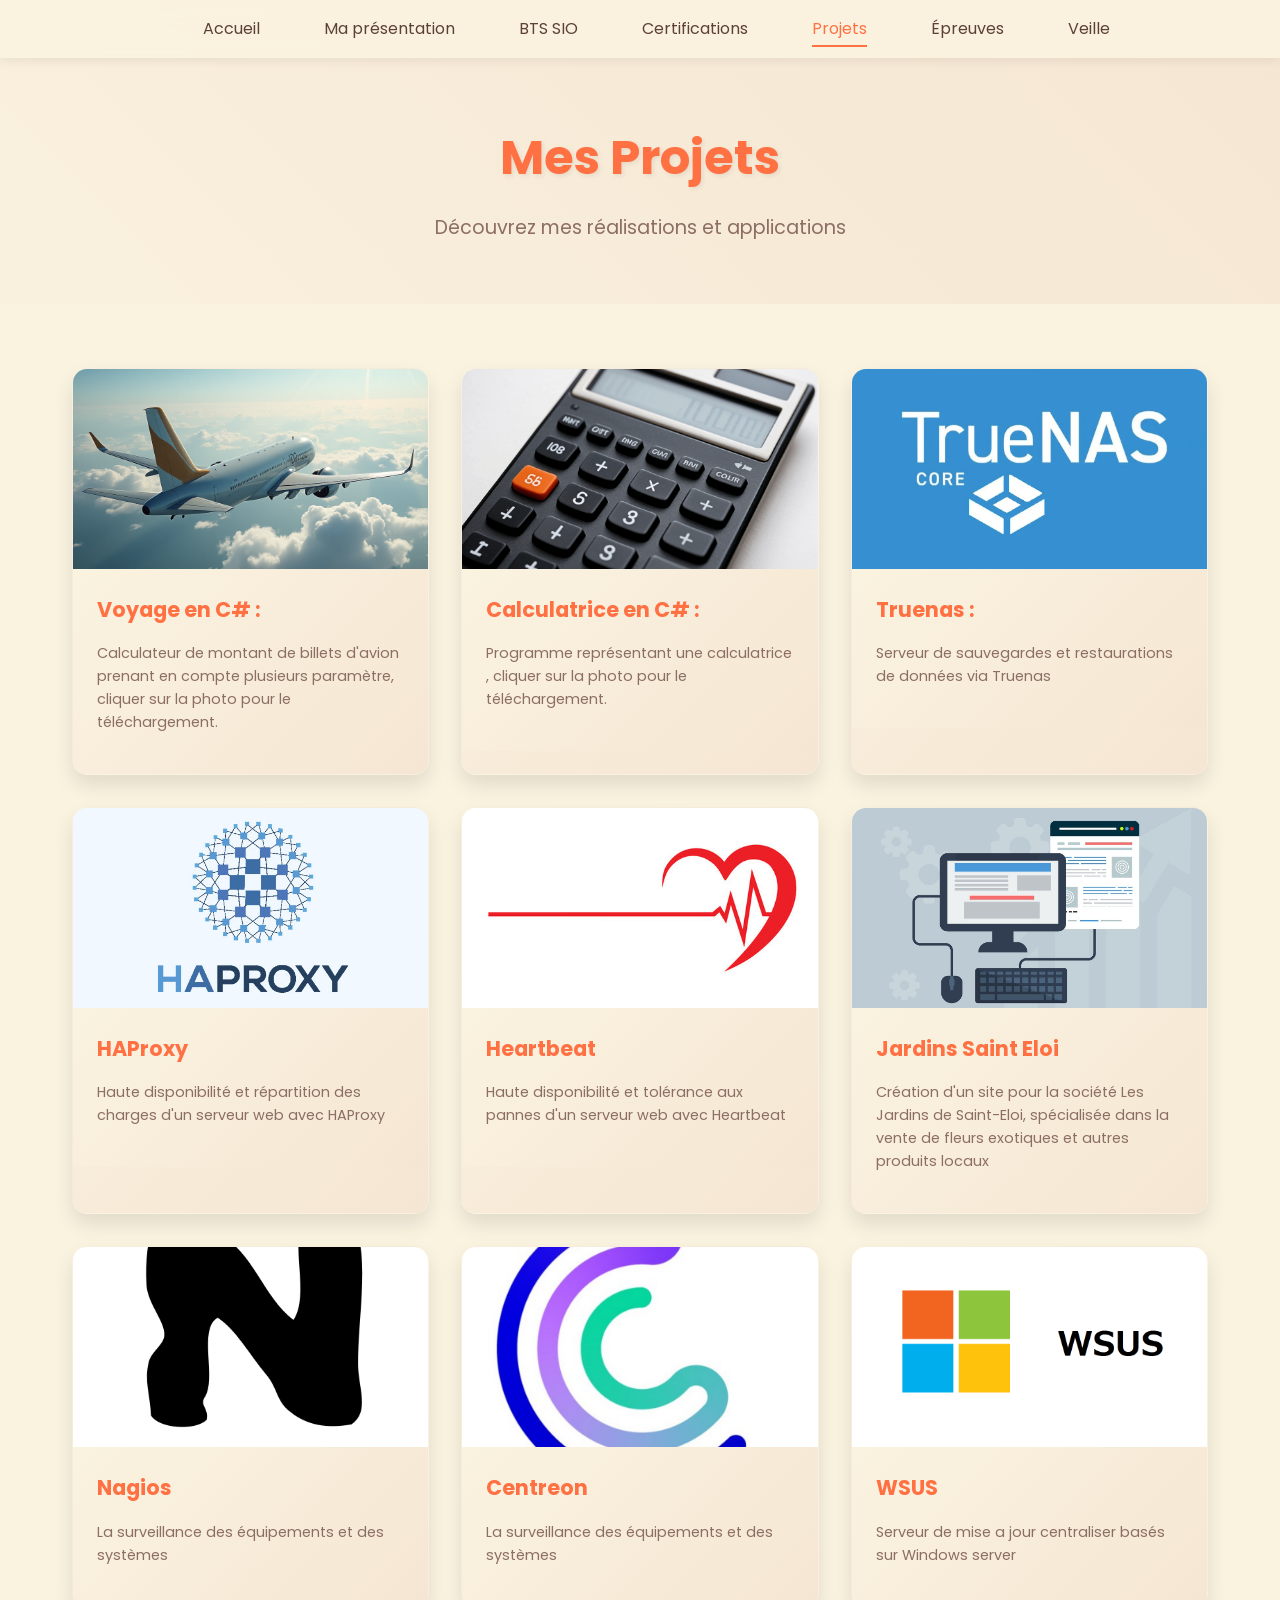
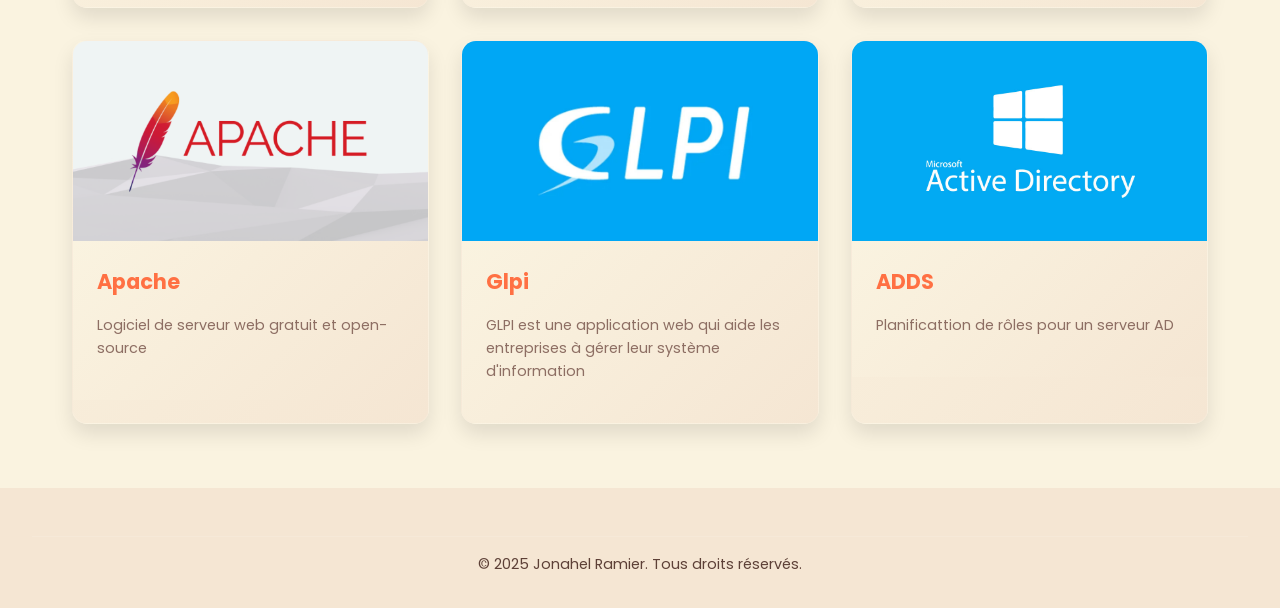
<file: projets.html>
<!DOCTYPE html>
<html lang="fr">
<head>
    <meta charset="UTF-8">
    <meta name="viewport" content="width=device-width, initial-scale=1.0">
    <title>Mes Projets - Portfolio BTS SIO</title>
    <link rel="stylesheet" href="css/style.css">
    <link rel="stylesheet" href="https://cdnjs.cloudflare.com/ajax/libs/font-awesome/6.0.0/css/all.min.css">
    <link href="https://fonts.googleapis.com/css2?family=Poppins:wght@300;400;500;600;700&display=swap" rel="stylesheet">
    <link rel="shortcut icon" href="images/logo.png" >
</head>
<body>
    <nav class="navbar">
        <div class="nav-brand">Portfolio BTS SIO</div>
        <div class="nav-links">
            <a href="index.html">Accueil</a>
            <a href="presentation.html">Ma présentation</a>
            <a href="bts-sio.html">BTS SIO</a>
            <a href="certifications.html">Certifications</a>
            <a href="projets.html" class="active">Projets</a>
            <a href="epreuves.html">Épreuves</a>
            <a href="veille.html">Veille</a>
        </div>
        <div class="nav-toggle">
            <i class="fas fa-bars"></i>
        </div>
    </nav>

    <main>
        <section class="projets-hero">
            <div class="container">
                <h1>Mes Projets</h1>
                <p class="subtitle">Découvrez mes réalisations et applications</p>
            </div>
        </section>

        <section class="projets-grid">
            <div class="container">
                <div class="projet-card" data-category="web">
                    <div class="projet-image">
                        <img src="images/projet1.png" alt="Projet 1">
                        <div class="projet-overlay">
                            <div class="projet-links">
                                <a href="projets/Projet Voyage.cs" class="projet-link" target="_blank"><i class="fas fa-download"></i></a>
                            </div>
                        </div>
                    </div>
                    <div class="projet-content">
                        <h3>Voyage en C# :</h3>
                        <p>Calculateur de montant de billets d'avion prenant en compte plusieurs paramètre, cliquer sur la photo pour le téléchargement.</p>
                        <div class="projet-tech">
                        </div>
                    </div>
                </div>

                <div class="projet-card" data-category="mobile">
                    <div class="projet-image">
                        <img src="images/projet2.png" alt="Projet 2">
                        <div class="projet-overlay">
                            <div class="projet-links">
                                <a href="projets/Projet Calculatrice.cs" class="projet-link" target="_blank"><i class="fas fa-download"></i></a>
                            </div>
                        </div>
                    </div>
                    <div class="projet-content">
                        <h3>Calculatrice en C# :</h3>
                        <p>Programme représentant une calculatrice , cliquer sur la photo pour le téléchargement.</p>
                        <div class="projet-tech">
                        </div>
                    </div>
                </div>

                <div class="projet-card" data-category="desktop">
                    <div class="projet-image">
                        <img src="images/projet3.png" alt="Projet 3">
                        <div class="projet-overlay">
                            <div class="projet-links">
                                <a href="projets/Truenas.pdf" class="projet-link" target="_blank"><i class="fas fa-download"></i></a>
                            </div>
                        </div>
                    </div>
                    <div class="projet-content">
                        <h3>Truenas : </h3>
                        <p>Serveur de sauvegardes et restaurations de données via Truenas</p>
                        <div class="projet-tech">
                        </div>
                    </div>
                </div>
                

                <div class="projet-card" data-category="network">
                    <div class="projet-image">
                        <img src="images/projet4.jpg" alt="Projet 4">
                        <div class="projet-overlay">
                            <div class="projet-links">
                                <a href="projets/Haproxy.pdf" class="projet-link" target="_blank"><i class="fas fa-download"></i></a>
                            </div>
                        </div>
                    </div>
                    <div class="projet-content">
                        <h3>HAProxy</h3>
                        <p>Haute disponibilité et répartition des charges d'un serveur web avec HAProxy</p>
                        <div class="projet-tech">
                        </div>
                    </div>
                </div>
                <div class="projet-card" data-category="network">
                    <div class="projet-image">
                        <img src="images/projet5.jpg" alt="Projet 5">
                        <div class="projet-overlay">
                            <div class="projet-links">
                                <a href="projets/Heartbeat.pdf" class="projet-link" target="_blank"><i class="fas fa-download"></i></a>
                            </div>
                        </div>
                    </div>
                    <div class="projet-content">
                        <h3>Heartbeat</h3>
                        <p>Haute disponibilité et tolérance aux pannes d'un serveur web avec Heartbeat</p>
                        <div class="projet-tech">
                        </div>
                    </div>
                </div>
                <div class="projet-card" data-category="network">
                    <div class="projet-image">
                        <img src="images/projet6.jpg" alt="Projet 6">
                        <div class="projet-overlay">
                            <div class="projet-links">
                                <a href="projets/Site-AP.zip" class="projet-link" target="_blank"><i class="fas fa-download"></i></a>
                            </div>
                        </div>
                    </div>
                    <div class="projet-content">
                        <h3>Jardins Saint Eloi</h3>
                        <p>Création d'un site pour la société Les Jardins de Saint-Eloi, spécialisée dans la vente de fleurs exotiques et autres produits locaux</p>
                        <div class="projet-tech">
                        </div>
                    </div>
                    
                </div>

                <div class="projet-card" data-category="web">
                    <div class="projet-image">
                        <img src="images/projet7.png" alt="Projet 7">
                        <div class="projet-overlay">
                            <div class="projet-links">
                                <a href="projets/Nagios.pdf" class="projet-link" target="_blank"><i class="fas fa-download"></i></a>
                            </div>
                        </div>
                    </div>
                    <div class="projet-content">
                        <h3>Nagios</h3>
                        <p>La surveillance des équipements et des systèmes</p>
                        <div class="projet-tech">
                        </div>
                    </div>
                </div>

                <div class="projet-card" data-category="network">
                    <div class="projet-image">
                        <img src="images/projet8.jpg" alt="Projet 8">
                        <div class="projet-overlay">
                            <div class="projet-links">
                                <a href="projets/Centreon.pdf" class="projet-link" target="_blank"><i class="fas fa-download"></i></a>
                            </div>
                        </div>
                    </div>
                    <div class="projet-content">
                        <h3>Centreon</h3>
                        <p>La surveillance des équipements et des systèmes</p>
                        <div class="projet-tech">
                        </div>
                    </div>
                </div>

                <div class="projet-card" data-category="security">
                    <div class="projet-image">
                        <img src="images/projet9.png" alt="Projet 9">
                        <div class="projet-overlay">
                            <div class="projet-links">
                                <a href="projets/Wsus.pdf" class="projet-link" target="_blank"><i class="fas fa-download"></i></a>
                            </div>
                        </div>
                    </div>
                    <div class="projet-content">
                        <h3>WSUS</h3>
                        <p>Serveur de mise a jour centraliser basés sur Windows server</p>
                        <div class="projet-tech">
                        </div>
                    </div>
                </div>

                <div class="projet-card" data-category="web">
                    <div class="projet-image">
                        <img src="images/projet10.png" alt="Projet 10">
                        <div class="projet-overlay">
                            <div class="projet-links">
                                <a href="projets/Apache.pdf" class="projet-link" target="_blank"><i class="fas fa-download"></i></a>
                            </div>
                        </div>
                    </div>
                    <div class="projet-content">
                        <h3>Apache</h3>
                        <p>Logiciel de serveur web gratuit et open-source</p>
                        <div class="projet-tech">
                        </div>
                    </div>
                </div>

                <div class="projet-card" data-category="network">
                    <div class="projet-image">
                        <img src="images/projet11.jpg" alt="Projet 11">
                        <div class="projet-overlay">
                            <div class="projet-links">
                                <a href="projets/Glpi.pdf" class="projet-link" target="_blank"><i class="fas fa-download"></i></a>
                            </div>
                        </div>
                    </div>
                    <div class="projet-content">
                        <h3>Glpi</h3>
                        <p>GLPI est une application web qui aide les entreprises à gérer leur système d'information</p>
                        <div class="projet-tech">
                        </div>
                    </div>
                </div>

                <div class="projet-card" data-category="security">
                    <div class="projet-image">
                        <img src="images/projet12.jpg" alt="Projet 12">
                        <div class="projet-overlay">
                            <div class="projet-links">
                                <a href="projets/ADDS.pdf" class="projet-link" target="_blank"><i class="fas fa-download"></i></a>
                            </div>
                        </div>
                    </div>
                    <div class="projet-content">
                        <h3>ADDS</h3>
                        <p>Planificattion de rôles pour un serveur AD</p>
                        <div class="projet-tech">
                        </div>
                    </div>
                </div>
            </div>
        </section>

        <section class="projet-modal" id="projetModal">
            <div class="modal-content">
                <span class="close-modal">&times;</span>
                <div class="modal-body">
                    <!-- Le contenu du modal sera injecté dynamiquement -->
                </div>
            </div>
        </section>
    </main>

    <footer>
        <div class="footer-bottom">
            <p>&copy; 2025 Jonahel Ramier. Tous droits réservés.</p>
        </div>
    </footer>

    <script src="js/main.js"></script>
    <script src="js/projets.js"></script>
</body>
</html>
</file>
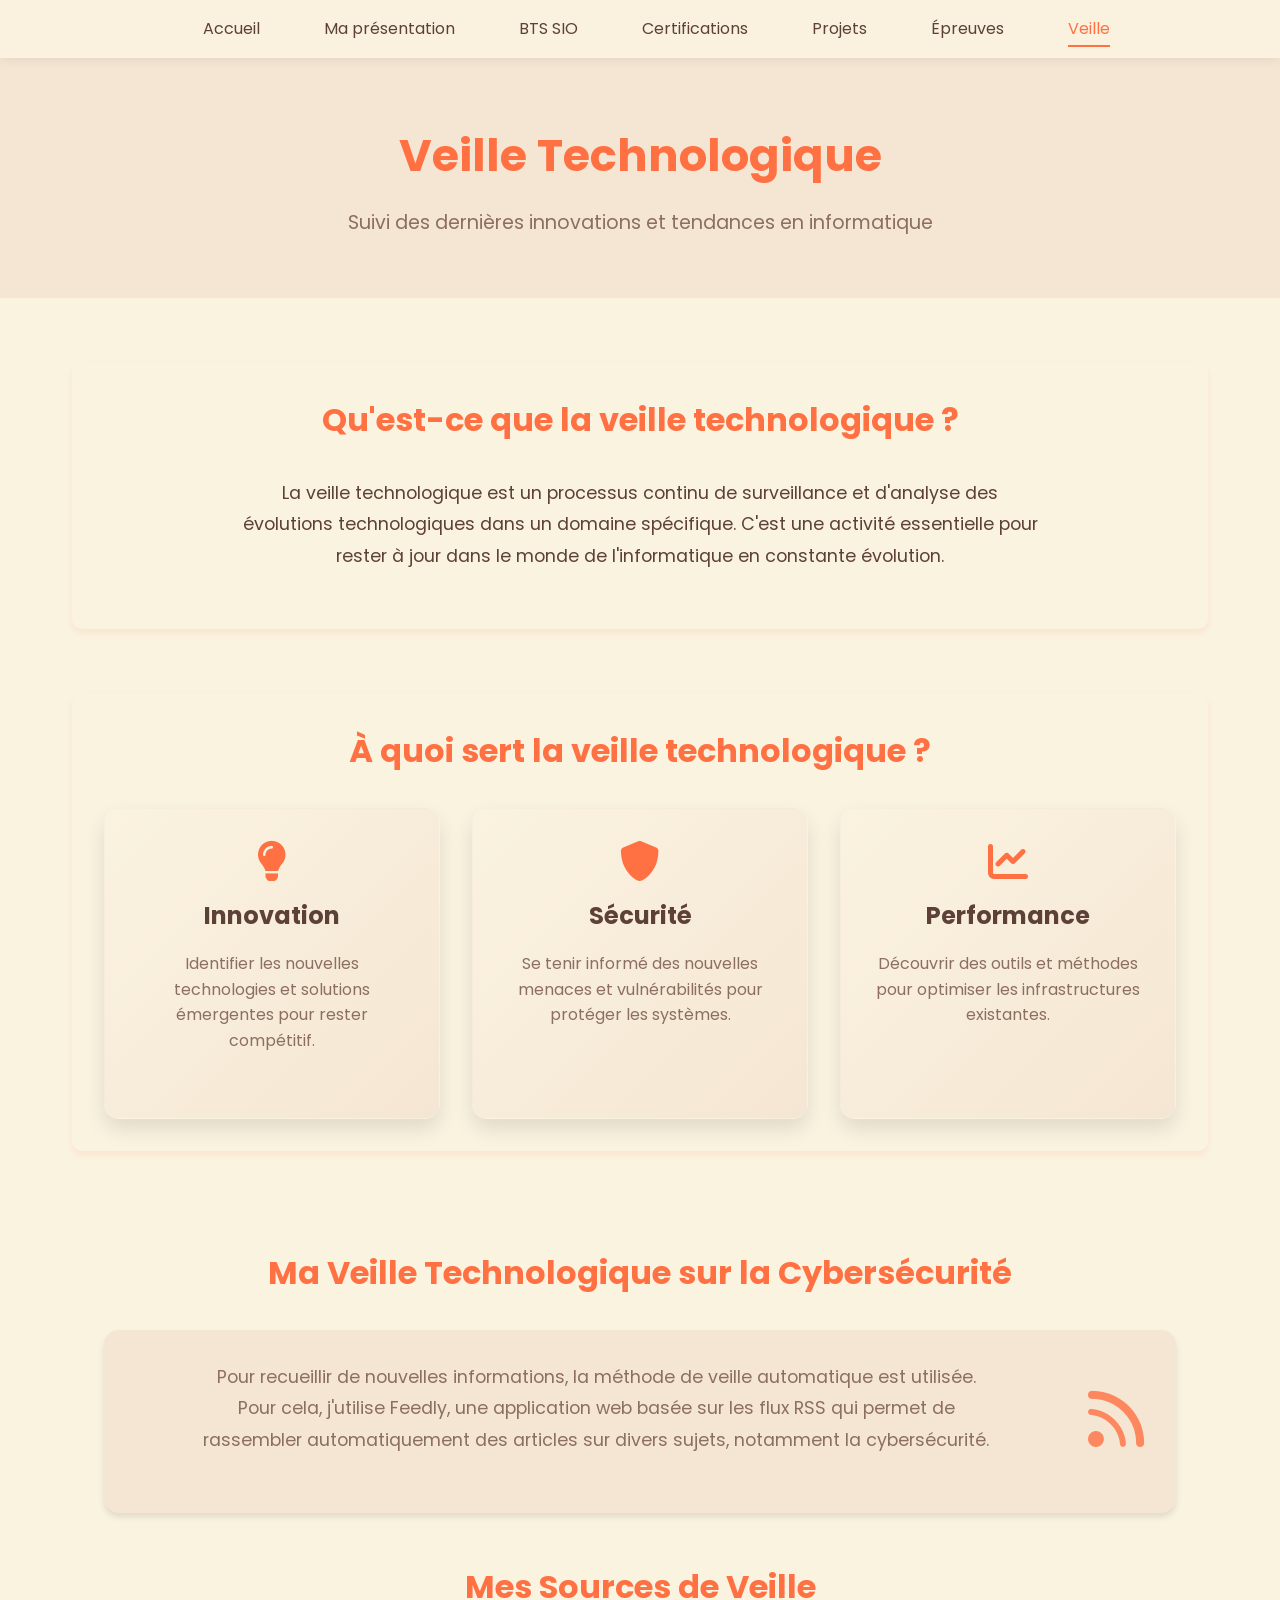
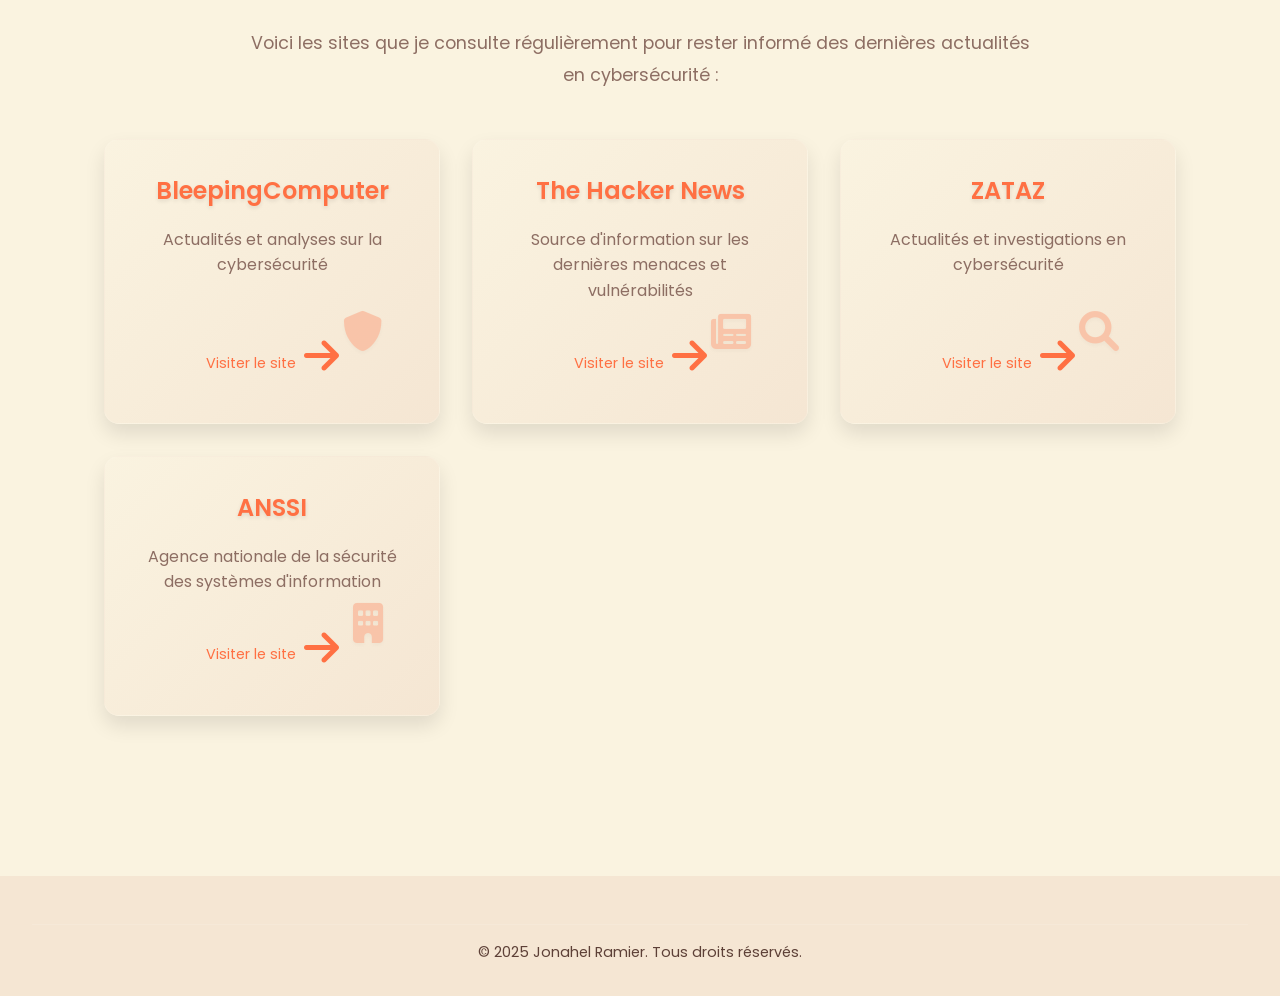
<file: veille.html>
<!DOCTYPE html>
<html lang="fr">
<head>
    <meta charset="UTF-8">
    <meta name="viewport" content="width=device-width, initial-scale=1.0">
    <title>Veille Technologique - Portfolio BTS SIO</title>
    <link rel="stylesheet" href="css/style.css">
    <link rel="stylesheet" href="https://cdnjs.cloudflare.com/ajax/libs/font-awesome/6.0.0/css/all.min.css">
    <link href="https://fonts.googleapis.com/css2?family=Poppins:wght@300;400;500;600;700&display=swap" rel="stylesheet">
    <link rel="shortcut icon" href="images/logo.png" >
</head>
<body>
    <nav class="navbar">
        <div class="nav-brand">Portfolio BTS SIO</div>
        <div class="nav-links">
            <a href="index.html">Accueil</a>
            <a href="presentation.html">Ma présentation</a>
            <a href="bts-sio.html">BTS SIO</a>
            <a href="certifications.html">Certifications</a>
            <a href="projets.html">Projets</a>
            <a href="epreuves.html">Épreuves</a>
            <a href="veille.html" class="active">Veille</a>
        </div>
        <div class="nav-toggle">
            <i class="fas fa-bars"></i>
        </div>
    </nav>

    <main>
        <section class="veille-hero">
            <div class="container">
                <h1>Veille Technologique</h1>
                <p class="subtitle">Suivi des dernières innovations et tendances en informatique</p>
            </div>
        </section>

        <section class="veille-content">
            <div class="container">
                <div class="veille-section">
                    <h2>Qu'est-ce que la veille technologique ?</h2>
                    <p>La veille technologique est un processus continu de surveillance et d'analyse des évolutions technologiques dans un domaine spécifique. C'est une activité essentielle pour rester à jour dans le monde de l'informatique en constante évolution.</p>
                </div>

                <div class="veille-section">
                    <h2>À quoi sert la veille technologique ?</h2>
                    <div class="veille-grid">
                        <div class="veille-card">
                            <i class="fas fa-lightbulb"></i>
                            <h3>Innovation</h3>
                            <p>Identifier les nouvelles technologies et solutions émergentes pour rester compétitif.</p>
                        </div>
                        <div class="veille-card">
                            <i class="fas fa-shield-alt"></i>
                            <h3>Sécurité</h3>
                            <p>Se tenir informé des nouvelles menaces et vulnérabilités pour protéger les systèmes.</p>
                        </div>
                        <div class="veille-card">
                            <i class="fas fa-chart-line"></i>
                            <h3>Performance</h3>
                            <p>Découvrir des outils et méthodes pour optimiser les infrastructures existantes.</p>
                        </div>
                    </div>
                </div>

                <div class="veille-section">
                    <div class="veille-header">
                        <h2>Ma Veille Technologique sur la Cybersécurité</h2>
                        <div class="veille-intro">
                            <div class="veille-intro-text">
                                <p>Pour recueillir de nouvelles informations, la méthode de veille automatique est utilisée. Pour cela, j'utilise Feedly, une application web basée sur les flux RSS qui permet de rassembler automatiquement des articles sur divers sujets, notamment la cybersécurité.</p>
                            </div>
                            <div class="veille-intro-image">
                                <i class="fas fa-rss"></i>
                            </div>
                        </div>
                    </div>

                    <div class="veille-sites">
                        <div class="veille-sites-header">
                            <h3>Mes Sources de Veille</h3>
                            <p>Voici les sites que je consulte régulièrement pour rester informé des dernières actualités en cybersécurité :</p>
                        </div>
                        
                        <div class="veille-cards">
                            <a href="https://www.bleepingcomputer.com/" class="veille-card" target="_blank">
                                <div class="veille-card-content">
                                    <div class="veille-card-icon">
                                        <i class="fas fa-shield-alt"></i>
                                    </div>
                                    <h4>BleepingComputer</h4>
                                    <p>Actualités et analyses sur la cybersécurité</p>
                                    <div class="veille-card-footer">
                                        <span class="veille-card-link">Visiter le site <i class="fas fa-arrow-right"></i></span>
                                    </div>
                                </div>
                            </a>

                            <a href="https://thehackernews.com/" class="veille-card" target="_blank">
                                <div class="veille-card-content">
                                    <div class="veille-card-icon">
                                        <i class="fas fa-newspaper"></i>
                                    </div>
                                    <h4>The Hacker News</h4>
                                    <p>Source d'information sur les dernières menaces et vulnérabilités</p>
                                    <div class="veille-card-footer">
                                        <span class="veille-card-link">Visiter le site <i class="fas fa-arrow-right"></i></span>
                                    </div>
                                </div>
                            </a>

                            <a href="https://www.zataz.com/" class="veille-card" target="_blank">
                                <div class="veille-card-content">
                                    <div class="veille-card-icon">
                                        <i class="fas fa-search"></i>
                                    </div>
                                    <h4>ZATAZ</h4>
                                    <p>Actualités et investigations en cybersécurité</p>
                                    <div class="veille-card-footer">
                                        <span class="veille-card-link">Visiter le site <i class="fas fa-arrow-right"></i></span>
                                    </div>
                                </div>
                            </a>

                            <a href="https://www.cert.ssi.gouv.fr/" class="veille-card" target="_blank">
                                <div class="veille-card-content">
                                    <div class="veille-card-icon">
                                        <i class="fas fa-building"></i>
                                    </div>
                                    <h4>ANSSI</h4>
                                    <p>Agence nationale de la sécurité des systèmes d'information</p>
                                    <div class="veille-card-footer">
                                        <span class="veille-card-link">Visiter le site <i class="fas fa-arrow-right"></i></span>
                                    </div>
                                </div>
                            </a>
                        </div>
                    </div>
                </div>
            </div>
        </section>
    </main>

    <footer>
        <div class="footer-bottom">
            <p>&copy; 2025 Jonahel Ramier. Tous droits réservés.</p>
        </div>
    </footer>

    <script src="js/main.js"></script>
</body>
</html>
</file>
<file: css/style.css>
:root {
    --primary-color: #FAF3E0;
    --secondary-color: #F5E6D3;
    --accent-color: #FF7043;
    --text-color: #5D4037;
    --text-secondary: #8D6E63;
    --transition: all 0.3s ease;
    --bg-color: #FAF3E0;
}

* {
    margin: 0;
    padding: 0;
    box-sizing: border-box;
}

body {
    font-family: 'Poppins', sans-serif;
    background-color: var(--primary-color);
    color: var(--text-color);
    line-height: 1.6;
}

/* Navigation */
.navbar {
    position: fixed;
    top: 0;
    left: 0;
    width: 100%;
    padding: 1rem 2rem;
    background: rgba(250, 243, 224, 0.95);
    backdrop-filter: blur(10px);
    z-index: 1000;
    display: flex;
    justify-content: center;
    align-items: center;
    box-shadow: 0 2px 10px rgba(93, 64, 55, 0.1);
}

.nav-brand {
    display: none;
}

.nav-links {
    display: flex;
    gap: 2rem;
    align-items: center;
}

.nav-links a {
    color: var(--text-color);
    text-decoration: none;
    margin-left: 2rem;
    transition: var(--transition);
    position: relative;
}

.nav-links a:hover,
.nav-links a.active {
    color: var(--accent-color);
}

.nav-links a::after {
    content: '';
    position: absolute;
    bottom: -5px;
    left: 0;
    width: 0;
    height: 2px;
    background-color: var(--accent-color);
    transition: var(--transition);
}

.nav-links a:hover::after,
.nav-links a.active::after {
    width: 100%;
}

.nav-toggle {
    display: none;
    font-size: 1.5rem;
    cursor: pointer;
}

/* Hero Section */
.hero {
    height: 100vh;
    display: flex;
    align-items: center;
    justify-content: center;
    padding: 0 2rem;
    text-align: center;
    position: relative;
    overflow: hidden;
}

.hero::before {
    content: '';
    position: absolute;
    top: 0;
    left: 0;
    width: 100%;
    height: 100%;
    background-image: url('../images/hero-bg.jpg');
    background-size: cover;
    background-position: center;
    background-repeat: no-repeat;
    opacity: 0.3;
    animation: zoomInOut 20s infinite alternate;
    z-index: -1;
}

.hero::after {
    content: '';
    position: absolute;
    top: 0;
    left: 0;
    width: 100%;
    height: 100%;
    background: linear-gradient(45deg, rgba(42, 42, 42, 0.85), rgba(26, 26, 26, 0.75));
    z-index: -1;
}

.hero-content {
    max-width: 800px;
    position: relative;
    z-index: 1;
}

.hero h1 {
    font-size: 3.5rem;
    margin-bottom: 1rem;
    animation: fadeInUp 1s ease;
    text-shadow: 2px 2px 4px rgba(0, 0, 0, 0.3);
    color: #FF7043;
}

.hero .subtitle {
    font-size: 1.2rem;
    color: #FF7043;
    margin-bottom: 2.5rem;
    max-width: 600px;
    line-height: 1.6;
}

.tagline {
    font-size: 1.2rem;
    color: var(--text-secondary);
    margin-bottom: 2rem;
    animation: fadeInUp 1s ease 0.2s;
    opacity: 0;
    animation-fill-mode: forwards;
    text-shadow: 1px 1px 2px rgba(0, 0, 0, 0.3);
}

.hero-cta {
    display: flex;
    gap: 1rem;
    justify-content: center;
    animation: fadeInUp 1s ease 0.4s;
    opacity: 0;
    animation-fill-mode: forwards;
}

.btn {
    display: inline-block;
    padding: 0.8rem 2rem;
    border-radius: 30px;
    text-decoration: none;
    font-weight: 500;
    transition: all 0.3s ease;
    position: relative;
    overflow: hidden;
    z-index: 1;
    color: var(--primary-color);
}

.btn::before {
    content: '';
    position: absolute;
    top: 0;
    left: 0;
    width: 100%;
    height: 100%;
    background: var(--accent-color);
    transform: scaleX(0);
    transform-origin: right;
    transition: transform 0.3s ease;
    z-index: -1;
}

.btn:hover::before {
    transform: scaleX(1);
    transform-origin: left;
}

.btn.primary {
    background: var(--accent-color);
    color: var(--primary-color);
}

.btn.primary:hover {
    color: var(--primary-color);
    box-shadow: 0 0 20px rgba(255, 112, 67, 0.3);
}

.btn.secondary {
    background: transparent;
    color: var(--accent-color);
    border: 2px solid var(--accent-color);
}

.btn.secondary:hover {
    color: var(--primary-color);
    border-color: var(--accent-color);
    box-shadow: 0 0 20px rgba(255, 112, 67, 0.3);
}

/* Footer */
footer {
    background-color: var(--secondary-color);
    padding: 3rem 2rem 1rem;
}

.footer-content {
    display: grid;
    grid-template-columns: repeat(auto-fit, minmax(250px, 1fr));
    gap: 2rem;
    max-width: 1200px;
    margin: 0 auto;
}

.footer-section h3 {
    color: var(--accent-color);
    margin-bottom: 1rem;
}

.footer-section ul {
    list-style: none;
}

.footer-section ul li {
    margin-bottom: 0.5rem;
}

.footer-section a {
    color: var(--text-secondary);
    text-decoration: none;
    transition: var(--transition);
}

.footer-section a:hover {
    color: var(--accent-color);
}

.footer-bottom {
    text-align: center;
    padding: 1rem 0;
    border-top: 1px solid rgba(255, 255, 255, 0.1);
}

.footer-bottom p {
    margin: 0;
    color: var(--text-color);
    font-size: 0.9rem;
}

/* Animations */
@keyframes fadeInUp {
    from {
        opacity: 0;
        transform: translateY(20px);
    }
    to {
        opacity: 1;
        transform: translateY(0);
    }
}

@keyframes zoomInOut {
    0% {
        transform: scale(1);
    }
    100% {
        transform: scale(1.1);
    }
}

/* Responsive Design */
@media (max-width: 768px) {
    .nav-links {
        display: none;
    }

    .nav-toggle {
        display: block;
    }

    .hero h1 {
        font-size: 2.5rem;
    }

    .hero-cta {
        flex-direction: column;
    }

    .btn {
        width: 100%;
        text-align: center;
    }
}

/* Présentation Page Styles */
.presentation-hero {
    padding: 120px 0 60px;
    background-color: var(--secondary-color);
}

.container {
    max-width: 1200px;
    margin: 0 auto;
    padding: 0 2rem;
}

.profile-card {
    display: flex;
    align-items: center;
    gap: 3rem;
    background-color: var(--primary-color);
    padding: 2rem;
    border-radius: 15px;
    box-shadow: 0 10px 30px rgba(0, 0, 0, 0.3);
}

.profile-image {
    width: 200px;
    height: 200px;
    border-radius: 50%;
    overflow: hidden;
    border: 3px solid var(--accent-color);
}

.profile-image img {
    width: 100%;
    height: 100%;
    object-fit: cover;
}

.profile-info h1 {
    font-size: 2.5rem;
    margin-bottom: 0.5rem;
}

.profile-info .title {
    color: var(--accent-color);
    font-size: 1.2rem;
    margin-bottom: 1.5rem;
}

.social-links {
    display: flex;
    gap: 1rem;
}

.social-link {
    color: var(--text-color);
    font-size: 1.5rem;
    transition: var(--transition);
}

.social-link:hover {
    color: var(--accent-color);
    transform: translateY(-3px);
}

.about-section {
    padding: 6rem 0;
    background: var(--bg-color);
}

.about-section h2 {
    font-size: 2.5rem;
    margin-bottom: 3rem;
    text-align: center;
    color: var(--accent-color);
}

.about-content {
    display: grid;
    grid-template-columns: 1fr;
    gap: 4rem;
    text-align: center;
}

.about-text p {
    margin-bottom: 1.5rem;
    font-size: 1.1rem;
    line-height: 1.8;
}

.skills-container h3 {
    font-size: 1.8rem;
    margin-bottom: 2rem;
    color: var(--text-color);
    text-align: center;
}

.skills-grid {
    display: grid;
    grid-template-columns: repeat(auto-fit, minmax(250px, 1fr));
    gap: 2rem;
    justify-items: center;
}

.skill-category {
    background-color: var(--primary-color);
    padding: 1.5rem;
    border-radius: 10px;
    transition: var(--transition);
    box-shadow: 0 4px 6px rgba(93, 64, 55, 0.1);
    border: 1px solid rgba(93, 64, 55, 0.1);
}

.skill-category:hover {
    transform: translateY(-5px);
    box-shadow: 0 8px 15px rgba(255, 112, 67, 0.5);
}

.skill-category h4 {
    color: var(--accent-color);
    margin-bottom: 1rem;
}

.skill-category ul {
    list-style: none;
}

.skill-category ul li {
    margin-bottom: 0.5rem;
    padding-left: 1.5rem;
    position: relative;
    color: var(--text-color);
}

.skill-category ul li::before {
    content: '•';
    color: var(--accent-color);
    position: absolute;
    left: 0;
}

.objectives-section {
    padding: 80px 0;
    background-color: var(--secondary-color);
}

.objectives-section h2 {
    font-size: 2.5rem;
    margin-bottom: 3rem;
    text-align: center;
}

.objectives-grid {
    display: grid;
    grid-template-columns: repeat(auto-fit, minmax(300px, 1fr));
    gap: 2rem;
}

.objective-card {
    background-color: var(--primary-color);
    padding: 2rem;
    border-radius: 10px;
    text-align: center;
    transition: var(--transition);
}

.objective-card:hover {
    transform: translateY(-5px);
    box-shadow: 0 5px 15px rgba(255, 112, 67, 0.3);
}

.objective-card i {
    font-size: 2.5rem;
    color: var(--accent-color);
    margin-bottom: 1rem;
}

.objective-card h3 {
    font-size: 1.5rem;
    margin-bottom: 1rem;
}

.objective-card p {
    color: var(--text-secondary);
    line-height: 1.6;
}

/* Responsive Design pour la page de présentation */
@media (max-width: 768px) {
    .profile-card {
        flex-direction: column;
        text-align: center;
        gap: 2rem;
    }

    .about-content {
        grid-template-columns: 1fr;
        gap: 2rem;
    }

    .social-links {
        justify-content: center;
    }

    .profile-info h1 {
        font-size: 2rem;
    }
}

/* BTS SIO Page Styles */
.bts-hero {
    padding: 120px 0 60px;
    background-color: var(--secondary-color);
    text-align: center;
}

.bts-hero h1 {
    font-size: 2.8rem;
    margin-bottom: 1rem;
    color: var(--accent-color);
}

.bts-hero .subtitle {
    font-size: 1.2rem;
    color: var(--text-secondary);
}

.bts-overview {
    padding: 60px 0;
}

.overview-grid {
    display: grid;
    grid-template-columns: repeat(auto-fit, minmax(200px, 1fr));
    gap: 2rem;
    margin-top: 2rem;
}

.overview-card {
    background-color: var(--secondary-color);
    padding: 2rem;
    border-radius: 10px;
    text-align: center;
    transition: var(--transition);
}

.overview-card:hover {
    transform: translateY(-5px);
    box-shadow: 0 5px 15px rgba(255, 112, 67, 0.3);
}

.overview-card i {
    font-size: 2.5rem;
    color: var(--accent-color);
    margin-bottom: 1rem;
}

.overview-card h3 {
    font-size: 1.2rem;
    margin-bottom: 0.5rem;
}

.overview-card p {
    color: var(--text-secondary);
}

.bts-options {
    padding: 80px 0;
    background-color: var(--secondary-color);
}

.bts-options h2 {
    text-align: center;
    font-size: 2.5rem;
    margin-bottom: 3rem;
    color: var(--accent-color);
}

.options-grid {
    display: grid;
    grid-template-columns: repeat(auto-fit, minmax(300px, 1fr));
    gap: 2rem;
}

.option-card {
    background-color: var(--primary-color);
    border-radius: 15px;
    overflow: hidden;
    transition: var(--transition);
}

.option-card:hover {
    transform: translateY(-5px);
    box-shadow: 0 5px 15px rgba(255, 112, 67, 0.3);
}

.option-header {
    background-color: var(--accent-color);
    color: var(--primary-color);
    padding: 1.5rem;
    text-align: center;
}

.option-header i {
    font-size: 2.5rem;
    margin-bottom: 1rem;
}

.option-header h3 {
    font-size: 1.8rem;
}

.option-content {
    padding: 2rem;
}

.option-content h4 {
    color: var(--accent-color);
    margin-bottom: 1rem;
}

.option-content p {
    margin-bottom: 1.5rem;
    line-height: 1.6;
}

.option-skills {
    list-style: none;
}

.option-skills li {
    margin-bottom: 0.5rem;
    padding-left: 1.5rem;
    position: relative;
}

.option-skills li::before {
    content: '•';
    color: var(--accent-color);
    position: absolute;
    left: 0;
}

.bts-program {
    padding: 80px 0;
}

.bts-program h2 {
    text-align: center;
    font-size: 2.5rem;
    margin-bottom: 3rem;
    color: var(--accent-color);
}

.program-grid {
    display: grid;
    grid-template-columns: repeat(auto-fit, minmax(300px, 1fr));
    gap: 2rem;
}

.program-card {
    background-color: var(--secondary-color);
    padding: 2rem;
    border-radius: 10px;
    transition: var(--transition);
}

.program-card:hover {
    transform: translateY(-5px);
    box-shadow: 0 5px 15px rgba(255, 112, 67, 0.3);
}

.program-card h3 {
    color: var(--accent-color);
    margin-bottom: 1.5rem;
}

.program-card ul {
    list-style: none;
}

.program-card ul li {
    margin-bottom: 0.8rem;
    padding-left: 1.5rem;
    position: relative;
}

.program-card ul li::before {
    content: '→';
    color: var(--accent-color);
    position: absolute;
    left: 0;
}

.bts-debouches {
    padding: 80px 0;
    background-color: var(--secondary-color);
}

.bts-debouches h2 {
    text-align: center;
    font-size: 2.5rem;
    margin-bottom: 3rem;
    color: var(--accent-color);
}

.debouches-grid {
    display: grid;
    grid-template-columns: repeat(auto-fit, minmax(300px, 1fr));
    gap: 2rem;
}

.debouche-card {
    background-color: var(--primary-color);
    padding: 2rem;
    border-radius: 10px;
    transition: var(--transition);
}

.debouche-card:hover {
    transform: translateY(-5px);
    box-shadow: 0 5px 15px rgba(255, 112, 67, 0.3);
}

.debouche-card h3 {
    color: var(--accent-color);
    margin-bottom: 1.5rem;
    text-align: center;
}

.debouche-card ul {
    list-style: none;
}

.debouche-card ul li {
    margin-bottom: 0.8rem;
    padding-left: 1.5rem;
    position: relative;
}

.debouche-card ul li::before {
    content: '→';
    color: var(--accent-color);
    position: absolute;
    left: 0;
}

/* Responsive Design pour la page BTS SIO */
@media (max-width: 768px) {
    .bts-hero h1 {
        font-size: 2rem;
    }

    .overview-grid {
        grid-template-columns: 1fr;
    }

    .options-grid,
    .program-grid,
    .debouches-grid {
        grid-template-columns: 1fr;
    }
}

/* Parcours Page Styles */
.parcours-hero {
    padding: 120px 0 60px;
    background-color: var(--secondary-color);
    text-align: center;
}

.parcours-hero h1 {
    font-size: 2.8rem;
    margin-bottom: 1rem;
    color: var(--accent-color);
}

.parcours-hero .subtitle {
    font-size: 1.2rem;
    color: var(--text-secondary);
}

.timeline-section {
    padding: 80px 0;
}

.timeline {
    position: relative;
    max-width: 800px;
    margin: 0 auto;
    padding: 40px 0;
}

.timeline::before {
    content: '';
    position: absolute;
    width: 2px;
    background-color: var(--accent-color);
    top: 0;
    bottom: 0;
    left: 50%;
    margin-left: -1px;
}

.timeline-item {
    position: relative;
    margin-bottom: 60px;
    width: 100%;
}

.timeline-item:nth-child(odd) {
    padding-right: 50%;
}

.timeline-item:nth-child(even) {
    padding-left: 50%;
}

.timeline-dot {
    position: absolute;
    width: 20px;
    height: 20px;
    background-color: var(--accent-color);
    border-radius: 50%;
    top: 0;
    left: 50%;
    margin-left: -10px;
    z-index: 1;
}

.timeline-content {
    background: var(--secondary-color);
    padding: 2rem;
    border-radius: 10px;
    box-shadow: 0 4px 6px rgba(0, 0, 0, 0.1);
    transition: var(--transition);
}

.timeline-content:hover {
    transform: translateY(-5px);
    background: var(--primary-color);
    box-shadow: 0 8px 15px rgba(255, 112, 67, 0.5);
}

.timeline-content .date {
    color: var(--accent-color);
    font-weight: bold;
    margin-bottom: 0.5rem;
}

.timeline-content h3 {
    color: var(--accent-color);
    margin-bottom: 1rem;
}

.timeline-content h4 {
    color: var(--text-color);
    margin-bottom: 1rem;
}

.timeline-content p {
    color: var(--text-color);
    line-height: 1.6;
}

.timeline-content ul {
    list-style: none;
    padding-left: 0;
}

.timeline-content ul li {
    margin-bottom: 8px;
    padding-left: 20px;
    position: relative;
}

.timeline-content ul li::before {
    content: '→';
    color: var(--accent-color);
    position: absolute;
    left: 0;
}

.experiences-section {
    padding: 80px 0;
    background-color: var(--secondary-color);
}

.experiences-section h2 {
    text-align: center;
    font-size: 2.5rem;
    margin-bottom: 3rem;
}

.experiences-grid {
    display: grid;
    grid-template-columns: repeat(auto-fit, minmax(300px, 1fr));
    gap: 2rem;
}

.experience-card {
    background-color: var(--primary-color);
    border-radius: 10px;
    overflow: hidden;
    transition: var(--transition);
}

.experience-card:hover {
    transform: translateY(-5px);
    box-shadow: 0 5px 15px rgba(245, 234, 168, 0.3);
}

.experience-header {
    background-color: var(--accent-color);
    color: var(--primary-color);
    padding: 1.5rem;
    text-align: center;
}

.experience-header i {
    font-size: 2rem;
    margin-bottom: 1rem;
}

.experience-header h3 {
    font-size: 1.5rem;
}

.experience-content {
    padding: 1.5rem;
}

.experience-content .company {
    color: var(--accent-color);
    font-weight: 600;
    margin-bottom: 0.5rem;
}

.experience-content .period {
    color: var(--text-secondary);
    font-size: 0.9rem;
    margin-bottom: 1rem;
}

.experience-content ul {
    list-style: none;
    padding-left: 0;
}

.experience-content ul li {
    margin-bottom: 0.8rem;
    padding-left: 20px;
    position: relative;
}

.experience-content ul li::before {
    content: '•';
    color: var(--accent-color);
    position: absolute;
    left: 0;
}

/* Responsive Design pour la page Parcours */
@media (max-width: 768px) {
    .timeline::before {
        left: 30px;
    }

    .timeline-item {
        padding-left: 70px !important;
        padding-right: 0 !important;
    }

    .timeline-dot {
        left: 30px;
    }

    .timeline-content {
        width: 100%;
    }

    .experiences-grid {
        grid-template-columns: 1fr;
    }
}

/* Certifications Page Styles */
.certifications-hero {
    padding: 120px 0 60px;
    background-color: var(--secondary-color);
    text-align: center;
}

.certifications-hero h1 {
    font-size: 2.8rem;
    margin-bottom: 1rem;
    color: var(--accent-color);
}

.certifications-hero .subtitle {
    font-size: 1.2rem;
    color: var(--text-secondary);
}

.certifications-grid {
    padding: 6rem 0;
    background-color: var(--secondary-color);
}

.certifications-grid h2 {
    font-size: 2.5rem;
    margin-bottom: 3rem;
    text-align: center;
    color: var(--accent-color);
    position: relative;
    padding-bottom: 1rem;
}

.certifications-grid h2::after {
    content: '';
    position: absolute;
    bottom: 0;
    left: 50%;
    transform: translateX(-50%);
    width: 100px;
    height: 3px;
    background-color: var(--accent-color);
    border-radius: 3px;
}

.certification-category {
    margin-bottom: 4rem;
}

.certification-category h2 {
    font-size: 2rem;
    color: var(--accent-color);
    margin-bottom: 2rem;
    text-align: center;
}

.certification-cards {
    display: grid;
    grid-template-columns: repeat(2, 1fr);
    gap: 2rem;
    padding: 2rem 0;
}

.certification-card {
    background: var(--secondary-color);
    border-radius: 10px;
    overflow: hidden;
    transition: var(--transition);
    box-shadow: 0 4px 6px rgba(0, 0, 0, 0.1);
}

.certification-card:hover {
    transform: translateY(-5px);
    box-shadow: 0 8px 15px rgba(255, 112, 67, 0.5);
}

.certification-image {
    width: 100%;
    height: 300px;
    overflow: hidden;
    background-color: var(--primary-color);
    display: flex;
    align-items: center;
    justify-content: center;
}

.certification-image img {
    width: 100%;
    height: 100%;
    object-fit: contain;
    padding: 1rem;
    transition: var(--transition);
    cursor: pointer;
}

.certification-card:hover .certification-image img {
    transform: scale(1.05);
}

.certification-content {
    padding: 1.5rem;
}

.certification-content h3 {
    color: var(--accent-color);
    margin-bottom: 0.5rem;
    font-size: 1.2rem;
}

.certification-date {
    color: var(--text-secondary);
    font-size: 0.9rem;
    margin-bottom: 1rem;
}

.certification-description {
    color: var(--text-color);
    font-size: 0.95rem;
    line-height: 1.6;
}

.certification-skills {
    display: flex;
    flex-wrap: wrap;
    gap: 0.5rem;
    justify-content: center;
}

.certification-skills span {
    background-color: var(--primary-color);
    color: var(--accent-color);
    padding: 0.3rem 0.8rem;
    border-radius: 20px;
    font-size: 0.9rem;
}

.certification-cta {
    padding: 80px 0;
    background-color: var(--secondary-color);
}

.certification-cta h2 {
    text-align: center;
    font-size: 2rem;
    margin-bottom: 3rem;
    color: var(--accent-color);
}

.upcoming-certifications {
    display: grid;
    grid-template-columns: repeat(auto-fit, minmax(250px, 1fr));
    gap: 2rem;
}

.upcoming-certification {
    background-color: var(--primary-color);
    padding: 2rem;
    border-radius: 10px;
    text-align: center;
    transition: var(--transition);
}

.upcoming-certification:hover {
    transform: translateY(-5px);
    box-shadow: 0 5px 15px rgba(245, 234, 168, 0.3);
}

.upcoming-certification i {
    font-size: 2rem;
    color: var(--accent-color);
    margin-bottom: 1rem;
}

.upcoming-certification h3 {
    font-size: 1.2rem;
    margin-bottom: 0.5rem;
    color: var(--text-color);
}

.upcoming-certification p {
    color: var(--text-secondary);
}

/* Responsive Design pour la page Certifications */
@media (max-width: 768px) {
    .certifications-hero h1 {
        font-size: 2rem;
    }

    .certification-cards {
        grid-template-columns: 1fr;
    }

    .upcoming-certifications {
        grid-template-columns: 1fr;
    }

    .certification-card {
        padding: 1.5rem;
    }
}

/* Styles pour la page des projets */
.projets-hero {
    padding: 120px 0 60px;
    background-color: #f5e6d3;
    text-align: center;
    position: relative;
    overflow: hidden;
}

.projets-hero::before {
    content: '';
    position: absolute;
    top: 0;
    left: 0;
    width: 100%;
    height: 100%;
    background: linear-gradient(45deg, rgba(250, 243, 224, 0.8), rgba(245, 230, 211, 0.9));
    z-index: 1;
}

.projets-hero h1 {
    font-size: 3rem;
    color: #FF7043;
    margin-bottom: 1rem;
    position: relative;
    z-index: 2;
    text-shadow: 2px 2px 4px rgba(93, 64, 55, 0.1);
}

.projets-hero .subtitle {
    font-size: 1.2rem;
    color: var(--text-secondary);
    max-width: 600px;
    margin: 0 auto;
    position: relative;
    z-index: 2;
    line-height: 1.6;
}

.projets-hero .container {
    position: relative;
    z-index: 2;
    padding: 0 2rem;
}

.projets-filters {
    padding: 2rem 0;
    background-color: #222;
}

.filter-buttons {
    display: flex;
    justify-content: center;
    gap: 1rem;
    flex-wrap: wrap;
}

.filter-btn {
    padding: 0.5rem 1.5rem;
    border: none;
    background-color: #333;
    color: #fff;
    border-radius: 25px;
    cursor: pointer;
    transition: all 0.3s ease;
}

.filter-btn:hover {
    background-color: #444;
}

.filter-btn.active {
    background-color: #007bff;
}

.projets-grid {
    padding: 4rem 0;
}

.projets-grid .container {
    display: grid;
    grid-template-columns: repeat(auto-fit, minmax(300px, 1fr));
    gap: 2rem;
}

.projet-card {
    background: linear-gradient(135deg, var(--primary-color) 0%, var(--secondary-color) 100%);
    border-radius: 15px;
    overflow: hidden;
    transition: all 0.3s ease;
    position: relative;
    box-shadow: 0 10px 20px rgba(0, 0, 0, 0.1);
    border: 1px solid rgba(255, 255, 255, 0.1);
}

.projet-card::before {
    content: '';
    position: absolute;
    top: 0;
    left: 0;
    width: 100%;
    height: 100%;
    background: linear-gradient(45deg, transparent, rgba(255, 255, 255, 0.1), transparent);
    transform: translateX(-100%);
    transition: 0.6s;
}

.projet-card:hover {
    transform: translateY(-10px);
    box-shadow: 0 15px 30px rgba(255, 112, 67, 0.2);
}

.projet-card:hover::before {
    transform: translateX(100%);
}

.projet-image {
    position: relative;
    overflow: hidden;
    height: 200px;
}

.projet-image img {
    width: 100%;
    height: 100%;
    object-fit: cover;
    transition: transform 0.3s ease;
}

.projet-card:hover .projet-image img {
    transform: scale(1.1);
}

.projet-overlay {
    position: absolute;
    top: 0;
    left: 0;
    width: 100%;
    height: 100%;
    background: rgba(0, 0, 0, 0.7);
    display: flex;
    align-items: center;
    justify-content: center;
    opacity: 0;
    transition: opacity 0.3s ease;
}

.projet-card:hover .projet-overlay {
    opacity: 1;
}

.projet-links {
    display: flex;
    gap: 1rem;
}

.projet-link {
    color: var(--accent-color);
    font-size: 1.5rem;
    transition: all 0.3s ease;
    background: rgba(255, 255, 255, 0.1);
    padding: 0.8rem;
    border-radius: 50%;
    display: flex;
    align-items: center;
    justify-content: center;
}

.projet-link:hover {
    background: var(--accent-color);
    color: white;
    transform: scale(1.1);
}

.projet-content {
    padding: 1.5rem;
    background: linear-gradient(135deg, var(--primary-color) 0%, var(--secondary-color) 100%);
}

.projet-content h3 {
    color: var(--accent-color);
    font-size: 1.3rem;
    margin-bottom: 1rem;
}

.projet-content p {
    color: var(--text-secondary);
    font-size: 0.9rem;
    line-height: 1.6;
    margin-bottom: 1rem;
}

.projet-tech {
    display: flex;
    flex-wrap: wrap;
    gap: 0.5rem;
    margin-top: 1rem;
}

.projet-tech span {
    background: rgba(255, 255, 255, 0.1);
    padding: 0.3rem 0.8rem;
    border-radius: 20px;
    font-size: 0.8rem;
    color: var(--accent-color);
}

@media (max-width: 768px) {
    .projet-card {
        margin-bottom: 2rem;
    }

    .projet-image {
        height: 180px;
    }

    .projet-content {
        padding: 1.2rem;
    }
}

.projet-modal {
    display: none;
    position: fixed;
    top: 0;
    left: 0;
    width: 100%;
    height: 100%;
    background-color: rgba(0, 0, 0, 0.9);
    z-index: 1000;
}

.modal-content {
    position: relative;
    width: 90%;
    max-width: 800px;
    margin: 50px auto;
    background-color: #222;
    border-radius: 10px;
    padding: 2rem;
}

.close-modal {
    position: absolute;
    top: 1rem;
    right: 1rem;
    color: #fff;
    font-size: 2rem;
    cursor: pointer;
}

.modal-body {
    color: #fff;
}

@media (max-width: 768px) {
    .projets-hero h1 {
        font-size: 2rem;
    }

    .filter-buttons {
        gap: 0.5rem;
    }

    .filter-btn {
        padding: 0.4rem 1rem;
        font-size: 0.9rem;
    }

    .projets-grid .container {
        grid-template-columns: 1fr;
    }
}

/* Styles pour la page des épreuves */
.epreuves-hero {
    padding: 120px 0 60px;
    background-color: var(--secondary-color);
    text-align: center;
}

.epreuves-hero h1 {
    font-size: 2.8rem;
    margin-bottom: 1rem;
    color: var(--accent-color);
}

.epreuves-hero .subtitle {
    font-size: 1.2rem;
    color: var(--text-secondary);
}

.epreuves-overview {
    padding: 60px 0;
    background-color: var(--primary-color);
}

.epreuves-overview .overview-grid {
    display: grid;
    grid-template-columns: repeat(auto-fit, minmax(200px, 1fr));
    gap: 2rem;
}

.epreuves-overview .overview-card {
    background-color: var(--secondary-color);
    padding: 2rem;
    border-radius: 10px;
    text-align: center;
    transition: var(--transition);
}

.epreuves-overview .overview-card:hover {
    transform: translateY(-5px);
    box-shadow: 0 5px 15px rgba(255, 112, 67, 0.3);
}

.epreuves-overview .overview-card i {
    font-size: 2.5rem;
    color: var(--accent-color);
    margin-bottom: 1rem;
}

.epreuves-overview .overview-card h3 {
    font-size: 1.2rem;
    margin-bottom: 0.5rem;
    color: var(--text-color);
}

.epreuves-overview .overview-card p {
    color: var(--text-secondary);
    font-size: 1.1rem;
}

.epreuves-details {
    padding: 80px 0;
    background-color: var(--secondary-color);
}

.epreuve-category {
    margin-bottom: 4rem;
}

.epreuve-category h2 {
    font-size: 2rem;
    color: var(--accent-color);
    margin-bottom: 2rem;
    text-align: center;
}

.epreuve-cards {
    display: grid;
    grid-template-columns: repeat(auto-fit, minmax(300px, 1fr));
    gap: 2rem;
}

.epreuve-card {
    background-color: var(--primary-color);
    border-radius: 15px;
    overflow: hidden;
    transition: var(--transition);
}

.epreuve-card:hover {
    transform: translateY(-5px);
    box-shadow: 0 5px 15px rgba(255, 112, 67, 0.3);
}

.epreuve-header {
    background-color: var(--accent-color);
    color: var(--primary-color);
    padding: 1.5rem;
    text-align: center;
}

.epreuve-header i {
    font-size: 2rem;
    margin-bottom: 1rem;
}

.epreuve-header h3 {
    font-size: 1.3rem;
}

.epreuve-content {
    padding: 1.5rem;
}

.epreuve-info {
    display: flex;
    justify-content: space-between;
    margin-bottom: 1rem;
    color: var(--accent-color);
    font-weight: 600;
}

.epreuve-content p {
    color: var(--text-secondary);
    margin-bottom: 1rem;
    line-height: 1.6;
}

.epreuve-content ul {
    list-style: none;
    padding-left: 0;
}

.epreuve-content ul li {
    margin-bottom: 0.5rem;
    padding-left: 1.5rem;
    position: relative;
    color: var(--text-secondary);
}

.epreuve-content ul li::before {
    content: '•';
    color: var(--accent-color);
    position: absolute;
    left: 0;
}

@media (max-width: 768px) {
    .epreuves-hero h1 {
        font-size: 2rem;
    }

    .epreuves-overview .overview-grid {
        grid-template-columns: 1fr;
    }

    .epreuve-cards {
        grid-template-columns: 1fr;
    }

    .epreuve-card {
        margin-bottom: 1rem;
    }
}

/* Styles pour la page de veille technologique */
.veille-hero {
    padding: 120px 0 60px;
    background-color: var(--secondary-color);
    text-align: center;
}

.veille-hero h1 {
    font-size: 2.8rem;
    margin-bottom: 1rem;
    color: var(--accent-color);
}

.veille-hero .subtitle {
    font-size: 1.2rem;
    color: var(--text-secondary);
}

.veille-method {
    padding: 80px 0;
    background-color: var(--primary-color);
}

.veille-method h2 {
    text-align: center;
    font-size: 2.5rem;
    margin-bottom: 3rem;
    color: var(--accent-color);
}

.method-grid {
    display: grid;
    grid-template-columns: repeat(auto-fit, minmax(300px, 1fr));
    gap: 2rem;
}

.method-card {
    background-color: var(--secondary-color);
    padding: 2rem;
    border-radius: 15px;
    text-align: center;
    transition: var(--transition);
}

.method-card:hover {
    transform: translateY(-5px);
    box-shadow: 0 5px 15px rgba(245, 234, 168, 0.3);
}

.method-card i {
    font-size: 2.5rem;
    color: var(--accent-color);
    margin-bottom: 1.5rem;
}

.method-card h3 {
    font-size: 1.5rem;
    margin-bottom: 1.5rem;
    color: var(--text-color);
}

.method-card ul {
    list-style: none;
    text-align: left;
}

.method-card ul li {
    margin-bottom: 0.8rem;
    padding-left: 1.5rem;
    position: relative;
    color: var(--text-secondary);
}

.method-card ul li::before {
    content: '→';
    color: var(--accent-color);
    position: absolute;
    left: 0;
}

.veille-topics {
    padding: 80px 0;
    background-color: var(--secondary-color);
}

.veille-topics h2 {
    text-align: center;
    font-size: 2.5rem;
    margin-bottom: 3rem;
    color: var(--accent-color);
}

.topics-grid {
    display: grid;
    grid-template-columns: repeat(auto-fit, minmax(250px, 1fr));
    gap: 2rem;
}

.topic-card {
    background-color: var(--primary-color);
    border-radius: 15px;
    overflow: hidden;
    transition: var(--transition);
}

.topic-card:hover {
    transform: translateY(-5px);
    box-shadow: 0 5px 15px rgba(255, 112, 67, 0.3);
}

.topic-header {
    background-color: var(--accent-color);
    color: var(--primary-color);
    padding: 1.5rem;
    text-align: center;
}

.topic-header i {
    font-size: 2rem;
    margin-bottom: 1rem;
}

.topic-header h3 {
    font-size: 1.3rem;
}

.topic-content {
    padding: 1.5rem;
}

.topic-content ul {
    list-style: none;
}

.topic-content ul li {
    margin-bottom: 0.8rem;
    padding-left: 1.5rem;
    position: relative;
    color: var(--text-secondary);
}

.topic-content ul li::before {
    content: '•';
    color: var(--accent-color);
    position: absolute;
    left: 0;
}

.veille-articles {
    padding: 80px 0;
    background-color: var(--primary-color);
}

.veille-articles h2 {
    text-align: center;
    font-size: 2.5rem;
    margin-bottom: 3rem;
    color: var(--accent-color);
}

.articles-grid {
    display: grid;
    grid-template-columns: repeat(auto-fit, minmax(300px, 1fr));
    gap: 2rem;
}

.article-card {
    background-color: var(--secondary-color);
    border-radius: 15px;
    overflow: hidden;
    transition: var(--transition);
}

.article-card:hover {
    transform: translateY(-5px);
    box-shadow: 0 5px 15px rgba(255, 112, 67, 0.3);
}

.article-image {
    height: 200px;
    overflow: hidden;
}

.article-image img {
    width: 100%;
    height: 100%;
    object-fit: cover;
    transition: var(--transition);
}

.article-card:hover .article-image img {
    transform: scale(1.05);
}

.article-content {
    padding: 1.5rem;
}

.article-meta {
    display: flex;
    justify-content: space-between;
    margin-bottom: 1rem;
    color: var(--accent-color);
    font-size: 0.9rem;
}

.article-content h3 {
    font-size: 1.3rem;
    margin-bottom: 1rem;
    color: var(--text-color);
}

.article-content p {
    color: var(--text-secondary);
    margin-bottom: 1.5rem;
    line-height: 1.6;
}

.read-more {
    color: var(--accent-color);
    text-decoration: none;
    display: flex;
    align-items: center;
    gap: 0.5rem;
    transition: var(--transition);
}

.read-more:hover {
    gap: 1rem;
}

.veille-tools {
    padding: 80px 0;
    background-color: var(--secondary-color);
}

.veille-tools h2 {
    text-align: center;
    font-size: 2.5rem;
    margin-bottom: 3rem;
    color: var(--accent-color);
}

.tools-grid {
    display: grid;
    grid-template-columns: repeat(auto-fit, minmax(250px, 1fr));
    gap: 2rem;
}

.tool-card {
    background-color: var(--primary-color);
    padding: 2rem;
    border-radius: 15px;
    text-align: center;
    transition: var(--transition);
}

.tool-card:hover {
    transform: translateY(-5px);
    box-shadow: 0 5px 15px rgba(255, 112, 67, 0.3);
}

.tool-card i {
    font-size: 2.5rem;
    color: var(--accent-color);
    margin-bottom: 1.5rem;
}

.tool-card h3 {
    font-size: 1.3rem;
    margin-bottom: 1rem;
    color: var(--text-color);
}

.tool-card p {
    color: var(--text-secondary);
    line-height: 1.6;
}

@media (max-width: 768px) {
    .veille-hero h1 {
        font-size: 2rem;
    }

    .method-grid,
    .topics-grid,
    .articles-grid,
    .tools-grid {
        grid-template-columns: 1fr;
    }

    .article-card {
        margin-bottom: 1rem;
    }
}

/* Styles pour la page d'accueil */
.features {
    padding: 80px 0;
    background-color: var(--secondary-color);
}

.features-grid {
    display: grid;
    grid-template-columns: repeat(auto-fit, minmax(300px, 1fr));
    gap: 2rem;
}

.feature-card {
    background-color: var(--primary-color);
    padding: 2rem;
    border-radius: 15px;
    text-align: center;
    transition: var(--transition);
}

.feature-card:hover {
    transform: translateY(-5px);
    box-shadow: 0 5px 15px rgba(255, 112, 67, 0.3);
}

.feature-card i {
    font-size: 2.5rem;
    color: var(--accent-color);
    margin-bottom: 1.5rem;
}

.feature-card h3 {
    font-size: 1.5rem;
    margin-bottom: 1rem;
    color: var(--text-color);
}

.feature-card p {
    color: var(--text-secondary);
    line-height: 1.6;
}

.latest-projects {
    padding: 80px 0;
    background-color: var(--primary-color);
}

.latest-projects h2 {
    text-align: center;
    font-size: 2.5rem;
    margin-bottom: 3rem;
    color: var(--accent-color);
}

.projects-grid {
    display: grid;
    grid-template-columns: repeat(auto-fit, minmax(300px, 1fr));
    gap: 2rem;
}

.project-card {
    background-color: var(--primary-color);
    border-radius: 10px;
    overflow: hidden;
    transition: transform 0.3s ease;
    box-shadow: 0 4px 6px rgba(93, 64, 55, 0.1);
    border: 1px solid rgba(93, 64, 55, 0.1);
}

.project-card:hover {
    transform: translateY(-5px);
    box-shadow: 0 8px 15px rgba(255, 112, 67, 0.2);
}

.project-image {
    position: relative;
    height: 200px;
    overflow: hidden;
}

.project-image img {
    width: 100%;
    height: 100%;
    object-fit: cover;
    transition: var(--transition);
}

.project-card:hover .project-image img {
    transform: scale(1.05);
}

.project-overlay {
    position: absolute;
    top: 0;
    left: 0;
    width: 100%;
    height: 100%;
    background-color: rgba(0, 0, 0, 0.8);
    display: flex;
    justify-content: center;
    align-items: center;
    opacity: 0;
    transition: var(--transition);
}

.project-card:hover .project-overlay {
    opacity: 1;
}

.project-links {
    display: flex;
    gap: 1rem;
}

.project-link {
    width: 40px;
    height: 40px;
    background-color: var(--accent-color);
    border-radius: 50%;
    display: flex;
    justify-content: center;
    align-items: center;
    color: var(--primary-color);
    text-decoration: none;
    transition: var(--transition);
}

.project-link:hover {
    transform: scale(1.1);
    background-color: var(--text-color);
}

.project-content {
    padding: 1.5rem;
}

.project-content h3 {
    font-size: 1.3rem;
    margin-bottom: 0.5rem;
    color: var(--text-color);
}

.project-content p {
    color: var(--text-secondary);       
    margin-bottom: 1rem;
}

.project-tech {
    display: flex;
    flex-wrap: wrap;
    gap: 0.5rem;
}

.project-tech span {
    background-color: var(--secondary-color);
    color: var(--accent-color);
    padding: 0.3rem 0.75rem;
    border-radius: 15px;
    font-size: 0.9rem;
}

.certifications-preview {
    padding: 80px 0;
    background-color: var(--secondary-color);
}

.certifications-preview h2 {
    text-align: center;
    font-size: 2.5rem;
    margin-bottom: 3rem;
    color: var(--accent-color);
}

.certifications-grid {
    display: grid;
    grid-template-columns: repeat(auto-fit, minmax(250px, 1fr));
    gap: 2rem;
}

.contact-cta {
    padding: 80px 0;
    background-color: var(--primary-color);
    text-align: center;
}

.contact-cta h2 {
    font-size: 2.5rem;
    margin-bottom: 1rem;
    color: var(--accent-color);
}

.contact-cta p {
    color: var(--text-secondary);
    margin-bottom: 2rem;
}

.cta-buttons {
    display: flex;
    gap: 1rem;
    justify-content: center;
}

@media (max-width: 768px) {
    .features-grid,
    .projects-grid,
    .certifications-grid {
        grid-template-columns: 1fr;
    }

    .project-card {
        margin-bottom: 1rem;
    }

    .cta-buttons {
        flex-direction: column;
    }

    .btn {
        width: 100%;
    }
}

.parcours-section {
    padding: 6rem 0;
    background: var(--primary-color);
}

.parcours-section h2 {
    font-size: 2.5rem;
    margin-bottom: 3rem;
    text-align: center;
    color: #FF7043;
}

.veille-content {
    padding: 4rem 0;
    background: var(--bg-color);
}

.veille-section {
    margin-bottom: 4rem;
    padding: 2rem;
    background-color: var(--primary-color);
    border-radius: 10px;
    box-shadow: 0 4px 6px rgba(255, 112, 67, 0.1);
}

.veille-section h2 {
    font-size: 2rem;
    margin-bottom: 2rem;
    color: #FF7043;
    text-align: center;
}

.veille-section p {
    font-size: 1.1rem;
    line-height: 1.8;
    color: var(--text-color);
    text-align: center;
    max-width: 800px;
    margin: 0 auto 1.5rem;
}

.veille-grid {
    display: grid;
    grid-template-columns: repeat(auto-fit, minmax(250px, 1fr));
    gap: 2rem;
    margin-top: 2rem;
}

.veille-card {
    background: var(--secondary-color);
    padding: 2rem;
    border-radius: 10px;
    text-align: center;
    transition: var(--transition);
    box-shadow: 0 4px 6px rgba(0, 0, 0, 0.1);
}

.veille-card:hover {
    transform: translateY(-5px);
    box-shadow: 0 8px 15px rgba(255, 112, 67, 0.5);
}

.veille-card i {
    font-size: 2.5rem;
    color: var(--accent-color);
    margin-bottom: 1rem;
}

.veille-card h3 {
    font-size: 1.5rem;
    margin-bottom: 1rem;
    color: var(--text-color);
}

.veille-card p {
    font-size: 1rem;
    line-height: 1.6;
    color: var(--text-color);
    text-align: center;
}

.veille-methods {
    list-style: none;
    padding: 0;
    max-width: 800px;
    margin: 0 auto;
}

.veille-methods li {
    background: var(--secondary-color);
    padding: 1.5rem;
    margin-bottom: 1rem;
    border-radius: 8px;
    font-size: 1.1rem;
    color: var(--text-color);
    transition: transform 0.3s ease;
}

.veille-methods li:hover {
    transform: translateX(10px);
}

@media (max-width: 768px) {
    .veille-section h2 {
        font-size: 1.8rem;
    }
    
    .veille-section p {
        font-size: 1rem;
    }
    
    .veille-card {
        padding: 1.5rem;
    }
    
    .veille-card h3 {
        font-size: 1.3rem;
    }
    
    .veille-methods li {
        font-size: 1rem;
        padding: 1.2rem;
    }
}

.veille-youtube {
    padding: 4rem 0;
    background: var(--secondary-color);
}

.veille-youtube h2 {
    font-size: 2rem;
    margin-bottom: 3rem;
    color: var(--accent-color);
    text-align: center;
}

.youtube-grid {
    display: grid;
    grid-template-columns: repeat(auto-fit, minmax(200px, 1fr));
    gap: 2rem;
    max-width: 1000px;
    margin: 0 auto;
}

.youtube-card {
    background: var(--primary-color);
    padding: 2rem;
    border-radius: 10px;
    text-align: center;
    text-decoration: none;
    color: var(--text-color);
    transition: var(--transition);
    box-shadow: 0 4px 6px rgba(0, 0, 0, 0.1);
}

.youtube-card:hover {
    transform: translateY(-5px);
    box-shadow: 0 8px 15px rgba(255, 112, 67, 0.5);
}

.youtube-card i {
    font-size: 3rem;
    color: #ff0000;
    margin-bottom: 1rem;
}

.youtube-card h3 {
    font-size: 1.2rem;
    margin: 0;
}

@media (max-width: 768px) {
    .veille-youtube h2 {
        font-size: 1.8rem;
    }
    
    .youtube-grid {
        grid-template-columns: repeat(auto-fit, minmax(150px, 1fr));
        gap: 1.5rem;
    }
    
    .youtube-card {
        padding: 1.5rem;
    }
    
    .youtube-card i {
        font-size: 2.5rem;
    }
    
    .youtube-card h3 {
        font-size: 1rem;
    }
}

/* Styles pour les modalités d'évaluation */
.epreuves-evaluation {
    padding: 4rem 0;
    background: var(--bg-color);
}

.epreuves-evaluation h2 {
    font-size: 2rem;
    margin-bottom: 3rem;
    color: var(--accent-color);
    text-align: center;
}

.evaluation-grid {
    display: grid;
    grid-template-columns: repeat(auto-fit, minmax(300px, 1fr));
    gap: 2rem;
    max-width: 1200px;
    margin: 0 auto;
}

.evaluation-card {
    background: var(--secondary-color);
    padding: 2rem;
    border-radius: 10px;
    transition: transform 0.3s ease;
}

.evaluation-card:hover {
    transform: translateY(-5px);
    box-shadow: 0 5px 15px rgba(255, 112, 67, 0.3);
}

.evaluation-card h3 {
    color: var(--accent-color);
    margin-bottom: 1.5rem;
    font-size: 1.5rem;
}

.evaluation-details {
    display: grid;
    grid-template-columns: repeat(auto-fit, minmax(150px, 1fr));
    gap: 1rem;
    margin-bottom: 2rem;
}

.evaluation-item {
    display: flex;
    align-items: center;
    gap: 0.5rem;
    color: var(--text-color);
}

.evaluation-item i {
    color: var(--accent-color);
}

.evaluation-criteria h4 {
    color: var(--accent-color);
    margin-bottom: 1rem;
}

.evaluation-criteria ul {
    list-style: none;
    padding: 0;
}

.evaluation-criteria ul li {
    margin-bottom: 0.5rem;
    padding-left: 1.5rem;
    position: relative;
    color: var(--text-color);
}

.evaluation-criteria ul li::before {
    content: '•';
    color: var(--accent-color);
    position: absolute;
    left: 0;
}

/* Styles pour la section d'introduction des certifications */
.certification-intro {
    padding: 4rem 0;
    background-color: var(--primary-color);
}

.certification-intro h2 {
    font-size: 2.5rem;
    margin-bottom: 2rem;
    text-align: center;
    color: var(--accent-color);
}

.intro-content {
    max-width: 800px;
    margin: 0 auto;
    padding: 2rem;
    background-color: var(--secondary-color);
    border-radius: 15px;
    box-shadow: 0 5px 15px rgba(0, 0, 0, 0.1);
}

.intro-content p {
    color: var(--text-color);
    margin-bottom: 1.5rem;
    line-height: 1.6;
    font-size: 1.1rem;
}

.intro-content ul {
    list-style: none;
    margin: 2rem 0;
    padding-left: 1.5rem;
}

.intro-content ul li {
    color: var(--text-color);
    margin-bottom: 1rem;
    position: relative;
    line-height: 1.6;
    font-size: 1.1rem;
}

.intro-content ul li::before {
    content: '•';
    color: var(--accent-color);
    position: absolute;
    left: -1.5rem;
    font-size: 1.5rem;
}

@media (max-width: 768px) {
    .certification-intro {
        padding: 3rem 0;
    }

    .certification-intro h2 {
        font-size: 2rem;
    }

    .intro-content {
        padding: 1.5rem;
        margin: 0 1rem;
    }

    .intro-content p,
    .intro-content ul li {
        font-size: 1rem;
    }
}

.cv-section {
    padding: 6rem 0;
    background-color: var(--secondary-color);
}

.cv-section h2 {
    font-size: 2.5rem;
    margin-bottom: 3rem;
    text-align: center;
    color: var(--accent-color);
}

.cv-container {
    max-width: 800px;
    margin: 0 auto;
    position: relative;
    border-radius: 15px;
    overflow: hidden;
    box-shadow: 0 5px 15px rgba(0, 0, 0, 0.3);
}

.cv-image {
    width: 100%;
    height: auto;
    display: block;
    transition: var(--transition);
}

.cv-overlay {
    position: absolute;
    top: 0;
    left: 0;
    width: 100%;
    height: 100%;
    background: rgba(0, 0, 0, 0.7);
    display: flex;
    justify-content: center;
    align-items: center;
    opacity: 0;
    transition: var(--transition);
}

.cv-container:hover .cv-overlay {
    opacity: 1;
}

.cv-container:hover .cv-image {
    transform: scale(1.05);
}

.cv-download-btn {
    display: inline-block;
    padding: 1rem 2rem;
    background-color: var(--accent-color);
    color: var(--primary-color);
    text-decoration: none;
    border-radius: 30px;
    font-weight: 600;
    transition: var(--transition);
    transform: translateY(20px);
    opacity: 0;
}

.cv-container:hover .cv-download-btn {
    transform: translateY(0);
    opacity: 1;
}

.cv-download-btn:hover {
    background-color: var(--text-color);
    transform: translateY(-3px);
    box-shadow: 0 5px 15px rgba(245, 234, 168, 0.3);
}

@media (max-width: 768px) {
    .cv-section {
        padding: 4rem 0;
    }

    .cv-section h2 {
        font-size: 2rem;
    }

    .cv-container {
        margin: 0 1rem;
    }
}

.epreuves-download {
    padding: 4rem 0;
    background-color: var(--primary-color);
}

.epreuves-download h2 {
    font-size: 2.5rem;
    margin-bottom: 3rem;
    text-align: center;
    color: var(--accent-color);
}

.epreuves-download .cv-container {
    max-width: 800px;
    margin: 0 auto 3rem auto;
    position: relative;
    border-radius: 15px;
    overflow: hidden;
    box-shadow: 0 5px 15px rgba(0, 0, 0, 0.3);
    background-color: var(--primary-color);
}

.epreuves-download .cv-image {
    width: 100%;
    height: auto;
    display: block;
    transition: var(--transition);
    cursor: pointer;
}

.epreuves-download .cv-container:hover .cv-image {
    transform: scale(1.05);
}

.download-section {
    text-align: center;
    margin: 3rem 0;
    padding: 2rem;
    background: var(--secondary-color);
    border-radius: 15px;
    box-shadow: 0 4px 6px rgba(0, 0, 0, 0.1);
}

.download-btn {
    display: inline-flex;
    align-items: center;
    gap: 1rem;
    padding: 1rem 2rem;
    background-color: var(--accent-color);
    color: var(--primary-color);
    text-decoration: none;
    border-radius: 30px;
    font-weight: 600;
    transition: var(--transition);
    border: none;
    cursor: pointer;
}

.download-btn:hover {
    background-color: #ff5722;
    transform: translateY(-3px);
    box-shadow: 0 5px 15px rgba(255, 112, 67, 0.3);
}

.download-btn i {
    font-size: 1.2rem;
}

.download-btn span {
    font-size: 1.1rem;
}

.epreuves-download .cv-container:last-child {
    margin-bottom: 0;
}

.download-grid {
    display: grid;
    grid-template-columns: repeat(auto-fit, minmax(300px, 1fr));
    gap: 2rem;
    max-width: 1200px;
    margin: 0 auto;
}

.download-card {
    background-color: var(--secondary-color);
    padding: 2rem;
    border-radius: 15px;
    text-align: center;
    transition: var(--transition);
    box-shadow: 0 4px 6px rgba(0, 0, 0, 0.1);
}

.download-card:hover {
    transform: translateY(-5px);
    box-shadow: 0 8px 15px rgba(255, 112, 67, 0.5);
}

.download-card i {
    font-size: 2.5rem;
    color: var(--accent-color);
    margin-bottom: 1.5rem;
}

.download-card h3 {
    font-size: 1.5rem;
    margin-bottom: 1rem;
    color: var(--text-color);
}

.download-card p {
    color: var(--text-secondary);
    margin-bottom: 1.5rem;
    line-height: 1.6;
}

.download-btn {
    display: inline-block;
    padding: 0.8rem 2rem;
    background-color: var(--accent-color);
    color: var(--primary-color);
    text-decoration: none;
    border-radius: 30px;
    font-weight: 600;
    transition: var(--transition);
}

.download-btn:hover {
    background-color: var(--text-color);
    transform: translateY(-3px);
    box-shadow: 0 5px 15px rgba(245, 234, 168, 0.3);
}

@media (max-width: 768px) {
    .epreuves-download h2 {
        font-size: 2rem;
    }

    .download-grid {
        grid-template-columns: 1fr;
        padding: 0 1rem;
    }

    .download-card {
        padding: 1.5rem;
    }

    .download-card h3 {
        font-size: 1.3rem;
    }
}

/* Styles pour le modal des images */
.modal {
    display: none;
    position: fixed;
    z-index: 1000;
    top: 0;
    left: 0;
    width: 100%;
    height: 100%;
    background-color: rgba(0, 0, 0, 0.95);
    overflow: hidden;
}

.modal.active {
    display: flex;
    justify-content: center;
    align-items: center;
}

.modal-content {
    max-width: 95%;
    max-height: 95vh;
    width: auto;
    height: auto;
    object-fit: contain;
    margin: auto;
    display: block;
}

.close-modal {
    position: fixed;
    right: 35px;
    top: 15px;
    color: #f1f1f1;
    font-size: 40px;
    font-weight: bold;
    cursor: pointer;
    z-index: 1001;
    background: none;
    border: none;
    padding: 10px;
}

.close-modal:hover {
    color: var(--accent-color);
}

@media (max-width: 768px) {
    .close-modal {
        right: 15px;
        top: 10px;
        font-size: 30px;
    }
}

.section-title {
    text-align: center;
    font-size: 2.5rem;
    margin-bottom: 3rem;
    color: var(--text-color);
}

.skills-section {
    padding: 6rem 0;
    background: var(--secondary-color);
}

.white-title {
    color: #FF7043;
}

/* Style spécifique pour la section "Ma Veille Technologique" */
.veille-section:last-child {
    background-color: transparent;
    box-shadow: none;
}

.veille-section:last-child h2 {
    color: var(--accent-color);
}

.veille-section:last-child p {
    color: var(--text-secondary);
}

.veille-sites {
    margin-top: 2rem;
    text-align: left;
}

.veille-sites h3 {
    color: var(--accent-color);
    margin-bottom: 1rem;
    font-size: 1.5rem;
}

.veille-sites ul {
    list-style: none;
    padding-left: 0;
}

.veille-sites li {
    margin-bottom: 1rem;
    padding-left: 1.5rem;
    position: relative;
    color: var(--text-secondary);
}

.veille-sites li::before {
    content: '→';
    color: var(--accent-color);
    position: absolute;
    left: 0;
}

.veille-sites a {
    color: var(--accent-color);
    text-decoration: none;
    transition: var(--transition);
}

.veille-sites a:hover {
    text-decoration: underline;
}

.veille-cards {
    display: grid;
    grid-template-columns: repeat(auto-fit, minmax(280px, 1fr));
    gap: 2rem;
    margin-top: 2rem;
}

.veille-card {
    background: linear-gradient(135deg, var(--primary-color) 0%, var(--secondary-color) 100%);
    border-radius: 15px;
    padding: 2rem;
    text-decoration: none;
    color: var(--text-color);
    transition: all 0.3s ease;
    position: relative;
    overflow: hidden;
    box-shadow: 0 10px 20px rgba(0, 0, 0, 0.1);
    border: 1px solid rgba(255, 255, 255, 0.1);
}

.veille-card::before {
    content: '';
    position: absolute;
    top: 0;
    left: 0;
    width: 100%;
    height: 100%;
    background: linear-gradient(45deg, transparent, rgba(255, 255, 255, 0.1), transparent);
    transform: translateX(-100%);
    transition: 0.6s;
}

.veille-card:hover {
    transform: translateY(-10px) scale(1.02);
    box-shadow: 0 15px 30px rgba(255, 112, 67, 0.2);
}

.veille-card:hover::before {
    transform: translateX(100%);
}

.veille-card-content {
    position: relative;
    z-index: 1;
    display: flex;
    flex-direction: column;
    height: 100%;
}

.veille-card h4 {
    color: var(--accent-color);
    margin-bottom: 1rem;
    font-size: 1.5rem;
    font-weight: 600;
    text-shadow: 0 2px 4px rgba(0, 0, 0, 0.1);
}

.veille-card p {
    color: var(--text-secondary);
    font-size: 1rem;
    line-height: 1.6;
    margin-bottom: 2rem;
    flex-grow: 1;
}

.veille-card-icon {
    position: absolute;
    bottom: 1.5rem;
    right: 1.5rem;
    font-size: 2.5rem;
    color: var(--accent-color);
    opacity: 0.3;
    transition: all 0.3s ease;
    text-shadow: 0 2px 4px rgba(0, 0, 0, 0.1);
}

.veille-card:hover .veille-card-icon {
    opacity: 0.7;
    transform: scale(1.2) rotate(5deg);
}

@media (max-width: 768px) {
    .veille-cards {
        grid-template-columns: 1fr;
        gap: 1.5rem;
    }

    .veille-card {
        padding: 1.5rem;
    }

    .veille-card h4 {
        font-size: 1.3rem;
    }

    .veille-card p {
        font-size: 0.9rem;
    }

    .veille-card-icon {
        font-size: 2rem;
    }
}

.veille-header {
    text-align: center;
    margin-bottom: 3rem;
}

.veille-intro {
    display: flex;
    align-items: center;
    justify-content: space-between;
    gap: 2rem;
    margin-top: 2rem;
    background: var(--secondary-color);
    padding: 2rem;
    border-radius: 15px;
    box-shadow: 0 4px 6px rgba(0, 0, 0, 0.1);
}

.veille-intro-text {
    flex: 1;
    text-align: left;
}

.veille-intro-image {
    font-size: 4rem;
    color: var(--accent-color);
    opacity: 0.8;
    animation: pulse 2s infinite;
}

.veille-sites-header {
    text-align: center;
    margin-bottom: 3rem;
}

.veille-sites-header h3 {
    color: var(--accent-color);
    font-size: 2rem;
    margin-bottom: 1rem;
}

.veille-sites-header p {
    color: var(--text-secondary);
    font-size: 1.1rem;
    max-width: 800px;
    margin: 0 auto;
}

.veille-cards {
    display: grid;
    grid-template-columns: repeat(auto-fit, minmax(300px, 1fr));
    gap: 2rem;
}

.veille-card {
    background: linear-gradient(135deg, var(--primary-color) 0%, var(--secondary-color) 100%);
    border-radius: 15px;
    padding: 2rem;
    text-decoration: none;
    color: var(--text-color);
    transition: all 0.3s ease;
    position: relative;
    overflow: hidden;
    box-shadow: 0 10px 20px rgba(0, 0, 0, 0.1);
    border: 1px solid rgba(255, 255, 255, 0.1);
}

.veille-card::before {
    content: '';
    position: absolute;
    top: 0;
    left: 0;
    width: 100%;
    height: 100%;
    background: linear-gradient(45deg, transparent, rgba(255, 255, 255, 0.1), transparent);
    transform: translateX(-100%);
    transition: 0.6s;
}

.veille-card:hover {
    transform: translateY(-10px) scale(1.02);
    box-shadow: 0 15px 30px rgba(255, 112, 67, 0.2);
}

.veille-card:hover::before {
    transform: translateX(100%);
}

.veille-card-content {
    position: relative;
    z-index: 1;
    display: flex;
    flex-direction: column;
    height: 100%;
}

.veille-card h4 {
    color: var(--accent-color);
    margin-bottom: 1rem;
    font-size: 1.5rem;
    font-weight: 600;
    text-shadow: 0 2px 4px rgba(0, 0, 0, 0.1);
}

.veille-card p {
    color: var(--text-secondary);
    font-size: 1rem;
    line-height: 1.6;
    margin-bottom: 2rem;
    flex-grow: 1;
}

.veille-card-footer {
    text-align: center;
    margin-top: auto;
}

.veille-card-link {
    color: var(--accent-color);
    font-size: 0.9rem;
    display: inline-flex;
    align-items: center;
    gap: 0.5rem;
    transition: all 0.3s ease;
}

.veille-card:hover {
    transform: translateY(-10px);
    box-shadow: 0 15px 30px rgba(255, 112, 67, 0.2);
}

.veille-card:hover .veille-card-link {
    transform: translateX(5px);
}

.veille-card:hover .veille-card-icon {
    animation: bounce 1s;
}

@keyframes pulse {
    0% { transform: scale(1); }
    50% { transform: scale(1.1); }
    100% { transform: scale(1); }
}

@keyframes bounce {
    0%, 20%, 50%, 80%, 100% { transform: translateY(0); }
    40% { transform: translateY(-20px); }
    60% { transform: translateY(-10px); }
}

@media (max-width: 768px) {
    .veille-intro {
        flex-direction: column;
        text-align: center;
    }

    .veille-intro-image {
        font-size: 3rem;
    }

    .veille-cards {
        grid-template-columns: 1fr;
    }

    .veille-card {
        padding: 1.5rem;
    }
}

.epreuves-download .cv-container {
    margin-bottom: 2rem;
}

.epreuves-download .cv-container:last-child {
    margin-bottom: 0;
}

.download-section {
    text-align: center;
    margin: 3rem 0;
    padding: 2rem;
    background: var(--secondary-color);
    border-radius: 15px;
    box-shadow: 0 4px 6px rgba(0, 0, 0, 0.1);
    transition: all 0.3s ease;
}

.download-section:hover {
    transform: translateY(-5px);
    box-shadow: 0 8px 15px rgba(255, 112, 67, 0.3);
}

.download-section h3 {
    color: var(--accent-color);
    font-size: 1.5rem;
    margin-bottom: 1.5rem;
    transition: all 0.3s ease;
}

.download-section:hover h3 {
    transform: scale(1.05);
}

.download-container {
    display: flex;
    justify-content: center;
    align-items: center;
    transition: all 0.3s ease;
}

.download-section:hover .download-container {
    transform: scale(1.02);
}

.download-btn {
    display: inline-flex;
    align-items: center;
    gap: 1rem;
    padding: 1rem 2rem;
    background: linear-gradient(135deg, var(--accent-color) 0%, #ff5722 100%);
    color: var(--primary-color);
    text-decoration: none;
    border-radius: 30px;
    font-weight: 600;
    transition: all 0.3s ease;
    box-shadow: 0 4px 15px rgba(255, 112, 67, 0.3);
}

.download-btn:hover {
    transform: translateY(-3px);
    box-shadow: 0 6px 20px rgba(255, 112, 67, 0.4);
    background: linear-gradient(135deg, #ff5722 0%, var(--accent-color) 100%);
}

.download-btn i {
    font-size: 1.2rem;
    transition: transform 0.3s ease;
}

.download-btn:hover i:last-child {
    transform: translateY(3px);
}

.download-btn span {
    font-size: 1.1rem;
}

@media (max-width: 768px) {
    .download-section {
        padding: 1.5rem;
        margin: 2rem 0;
    }

    .download-section h3 {
        font-size: 1.3rem;
    }

    .download-btn {
        padding: 0.8rem 1.5rem;
    }

    .download-btn span {
        font-size: 1rem;
    }
}
</file>
